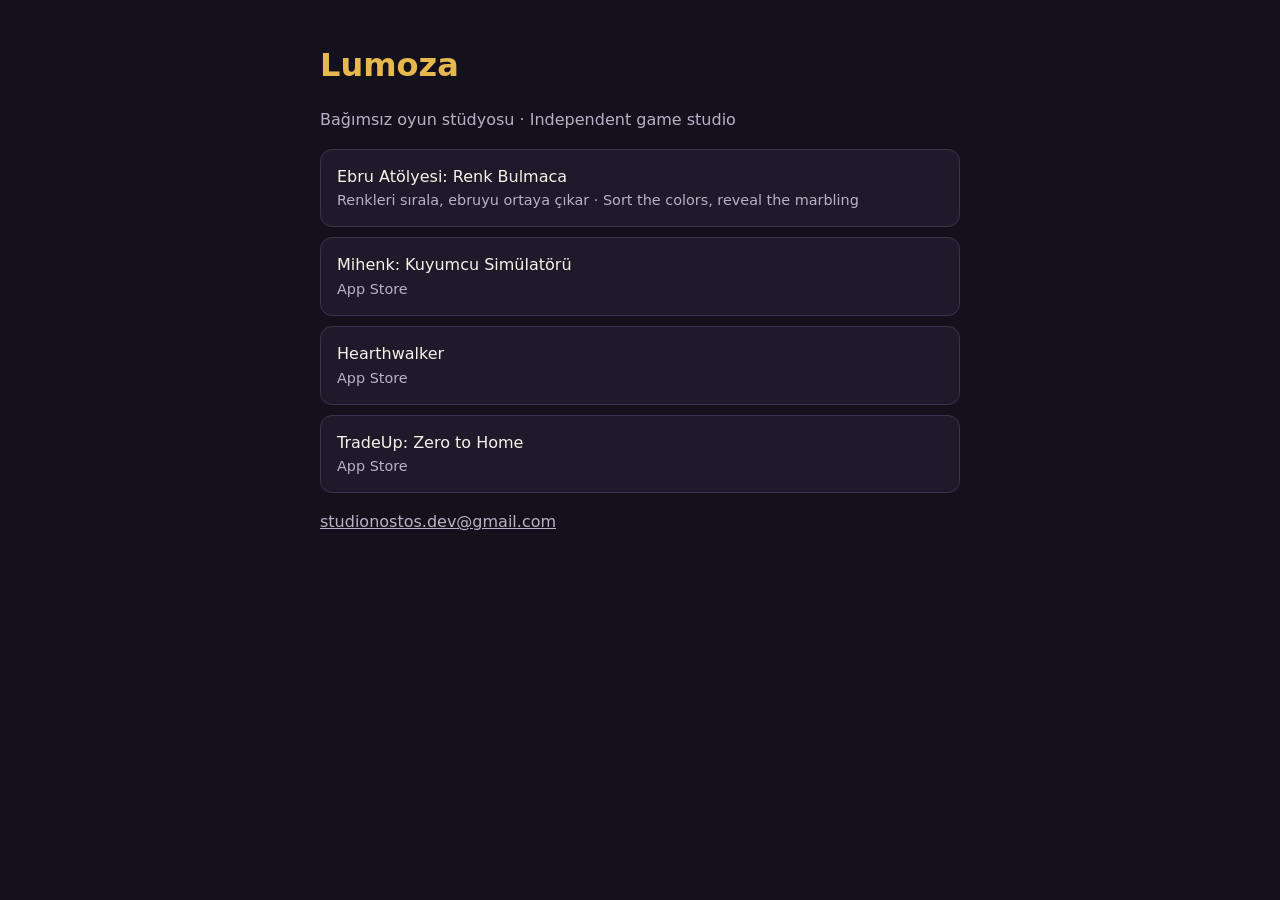
<file: index.html>
<!doctype html>
<html lang="tr">
<head>
<meta charset="utf-8">
<meta name="viewport" content="width=device-width, initial-scale=1">
<title>Lumoza · Games</title>
<meta name="description" content="Lumoza — independent game studio. Ebru Atelier, Mihenk, Hearthwalker, TradeUp.">
<style>
  :root { --bg:#14111c; --ink:#f6f2ea; --muted:#b9b1c7; --gold:#e6b84d; --card:#1e1a2a; }
  body { margin:0; background:var(--bg); color:var(--ink); font:16px/1.6 system-ui,-apple-system,"Segoe UI",Roboto,sans-serif; }
  main { max-width:640px; margin:0 auto; padding:40px 16px 64px; }
  h1 { color:var(--gold); margin:0 0 4px; }
  p { color:var(--muted); }
  ul { list-style:none; padding:0; }
  li { background:var(--card); border:1px solid #3a3350; border-radius:12px; margin:10px 0; }
  li a { display:block; padding:14px 16px; color:var(--ink); text-decoration:none; }
  li span { display:block; color:var(--muted); font-size:.9rem; }
  footer a { color:var(--muted); }
</style>
</head>
<body>
<main>
  <h1>Lumoza</h1>
  <p>Bağımsız oyun stüdyosu · Independent game studio</p>
  <ul>
    <li><a href="ebru/">Ebru Atölyesi: Renk Bulmaca<span>Renkleri sırala, ebruyu ortaya çıkar · Sort the colors, reveal the marbling</span></a></li>
    <li><a href="https://apps.apple.com/app/id6808742428">Mihenk: Kuyumcu Simülatörü<span>App Store</span></a></li>
    <li><a href="https://apps.apple.com/app/id6818167497">Hearthwalker<span>App Store</span></a></li>
    <li><a href="https://apps.apple.com/app/id6811362281">TradeUp: Zero to Home<span>App Store</span></a></li>
  </ul>
  <footer><p><a href="mailto:studionostos.dev@gmail.com">studionostos.dev@gmail.com</a></p></footer>
</main>
</body>
</html>
</file>
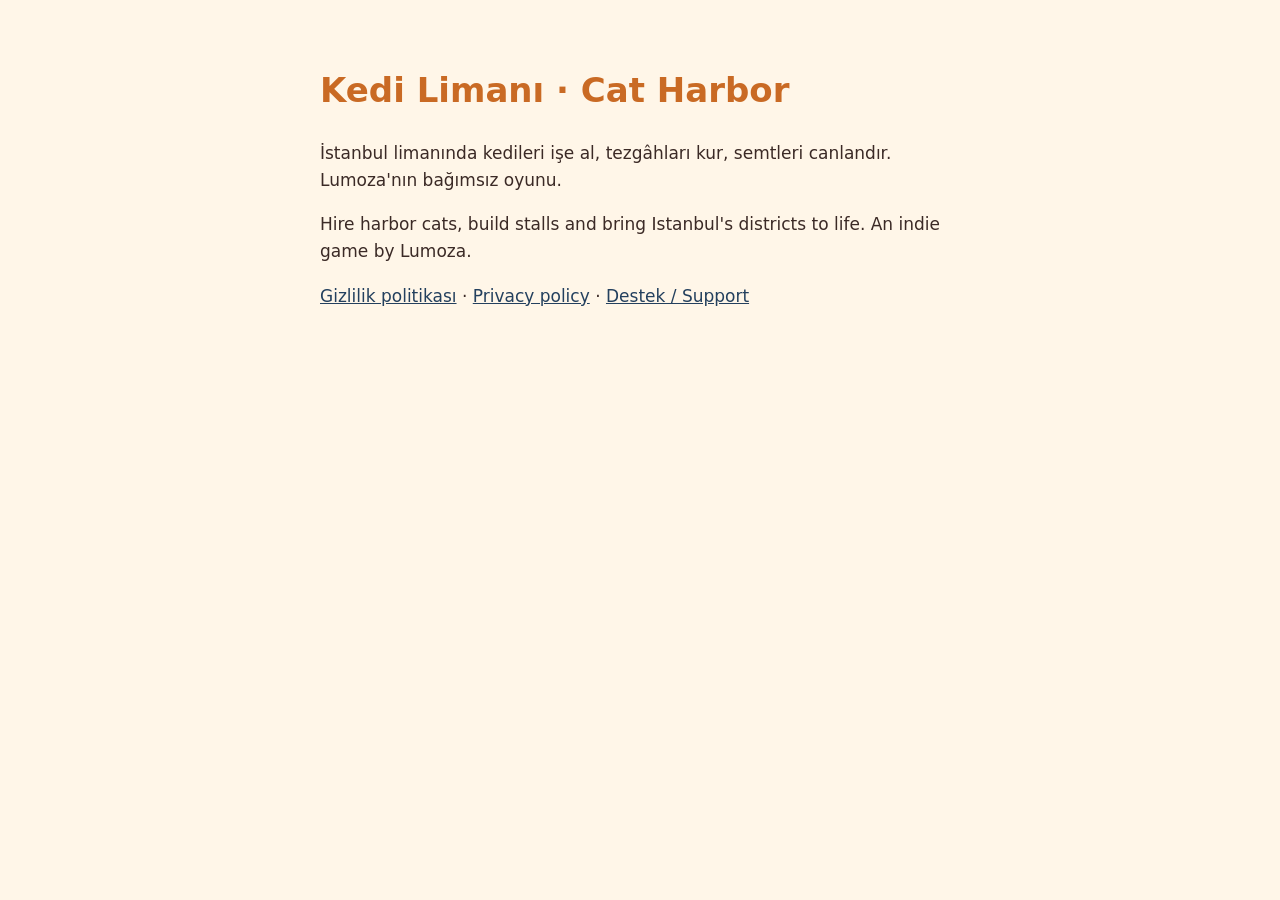
<file: cat-harbor/index.html>
<!doctype html>
<html lang="tr"><head><meta charset="utf-8"><meta name="viewport" content="width=device-width,initial-scale=1">
<title>Kedi Limanı · Cat Harbor</title>
<style>body{margin:0;background:#fff6e8;color:#3b2a26;font:17px/1.6 system-ui,-apple-system,sans-serif}main{max-width:640px;margin:0 auto;padding:40px 16px}h1{color:#c96a24}a{color:#24405e}</style></head>
<body><main><h1>Kedi Limanı · Cat Harbor</h1>
<p>İstanbul limanında kedileri işe al, tezgâhları kur, semtleri canlandır. Lumoza'nın bağımsız oyunu.</p>
<p>Hire harbor cats, build stalls and bring Istanbul's districts to life. An indie game by Lumoza.</p>
<p><a href="privacy-tr.html">Gizlilik politikası</a> · <a href="privacy-en.html">Privacy policy</a> · <a href="mailto:studionostos.dev@gmail.com">Destek / Support</a></p>
</main></body></html>
</file>
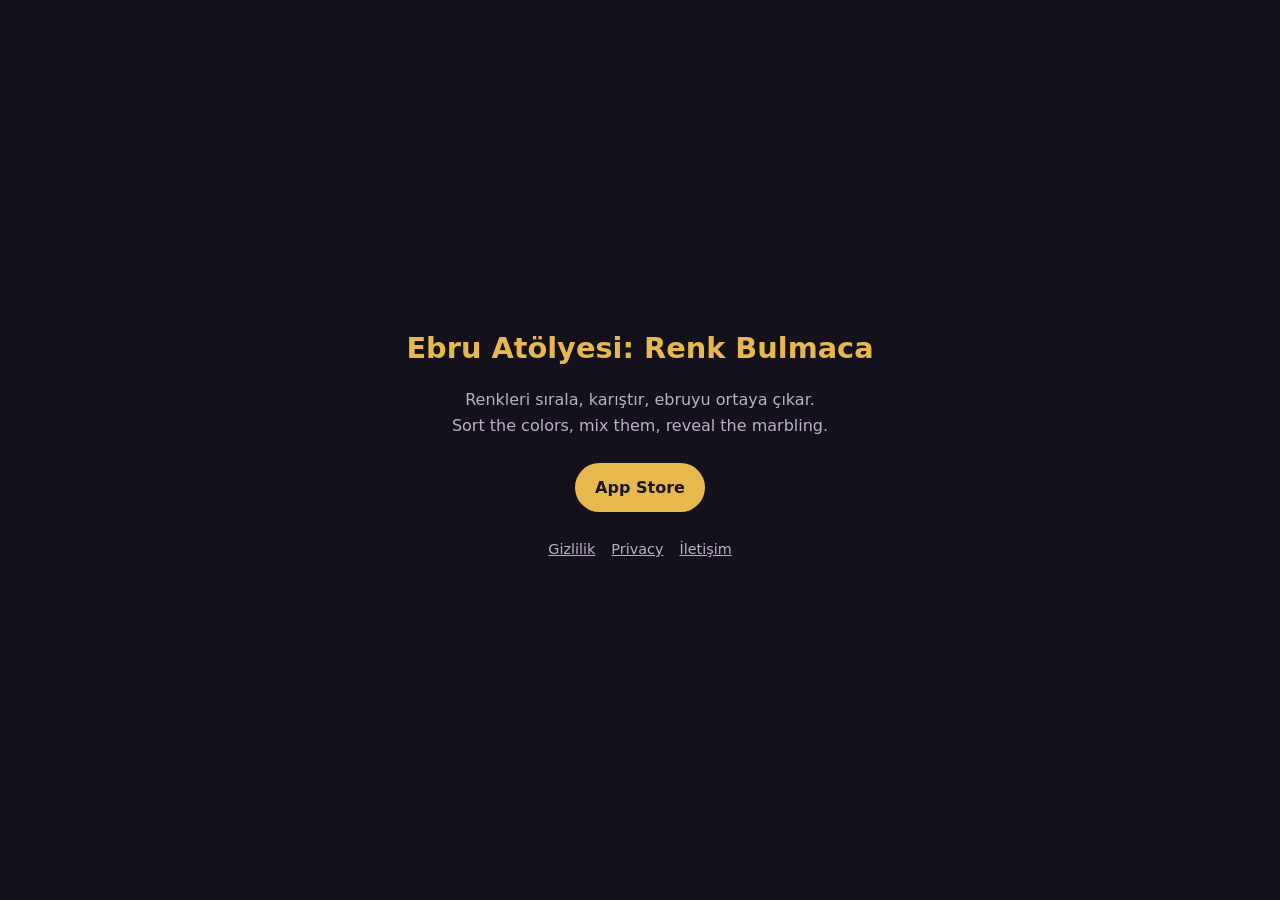
<file: ebru/index.html>
<!doctype html>
<html lang="tr">
<head>
<meta charset="utf-8">
<meta name="viewport" content="width=device-width, initial-scale=1">
<title>Ebru Atölyesi: Renk Bulmaca</title>
<meta name="description" content="Renkleri sırala, karıştır, ebruyu ortaya çıkar. Sort the colors, mix them, reveal the marbling.">
<style>
  :root { --bg:#14111c; --ink:#f6f2ea; --muted:#b9b1c7; --gold:#e6b84d; }
  body { margin:0; min-height:100vh; display:grid; place-items:center; background:var(--bg); color:var(--ink); font:16px/1.6 system-ui,-apple-system,"Segoe UI",Roboto,sans-serif; text-align:center; }
  main { max-width:520px; padding:32px 16px; }
  h1 { color:var(--gold); font-size:1.8rem; margin:.2rem 0; }
  p { color:var(--muted); }
  a.btn { display:inline-block; margin:8px; padding:12px 20px; border-radius:999px; background:var(--gold); color:#191524; font-weight:700; text-decoration:none; }
  footer a { color:var(--muted); margin:0 8px; font-size:.9rem; }
</style>
</head>
<body>
<main>
  <h1>Ebru Atölyesi: Renk Bulmaca</h1>
  <p>Renkleri sırala, karıştır, ebruyu ortaya çıkar.<br>Sort the colors, mix them, reveal the marbling.</p>
  <!-- Paylaşım kartlarındaki bağlantı buraya gelir (SHARE_REDIRECT_URL). -->
  <a class="btn" href="https://apps.apple.com/app/id6832235956">App Store</a>
  <!-- Google Play bağlantısı Android yayınında eklenecek. -->
  <footer><p><a href="privacy-tr.html">Gizlilik</a><a href="privacy-en.html">Privacy</a><a href="mailto:studionostos.dev@gmail.com">İletişim</a></p></footer>
</main>
</body>
</html>
</file>
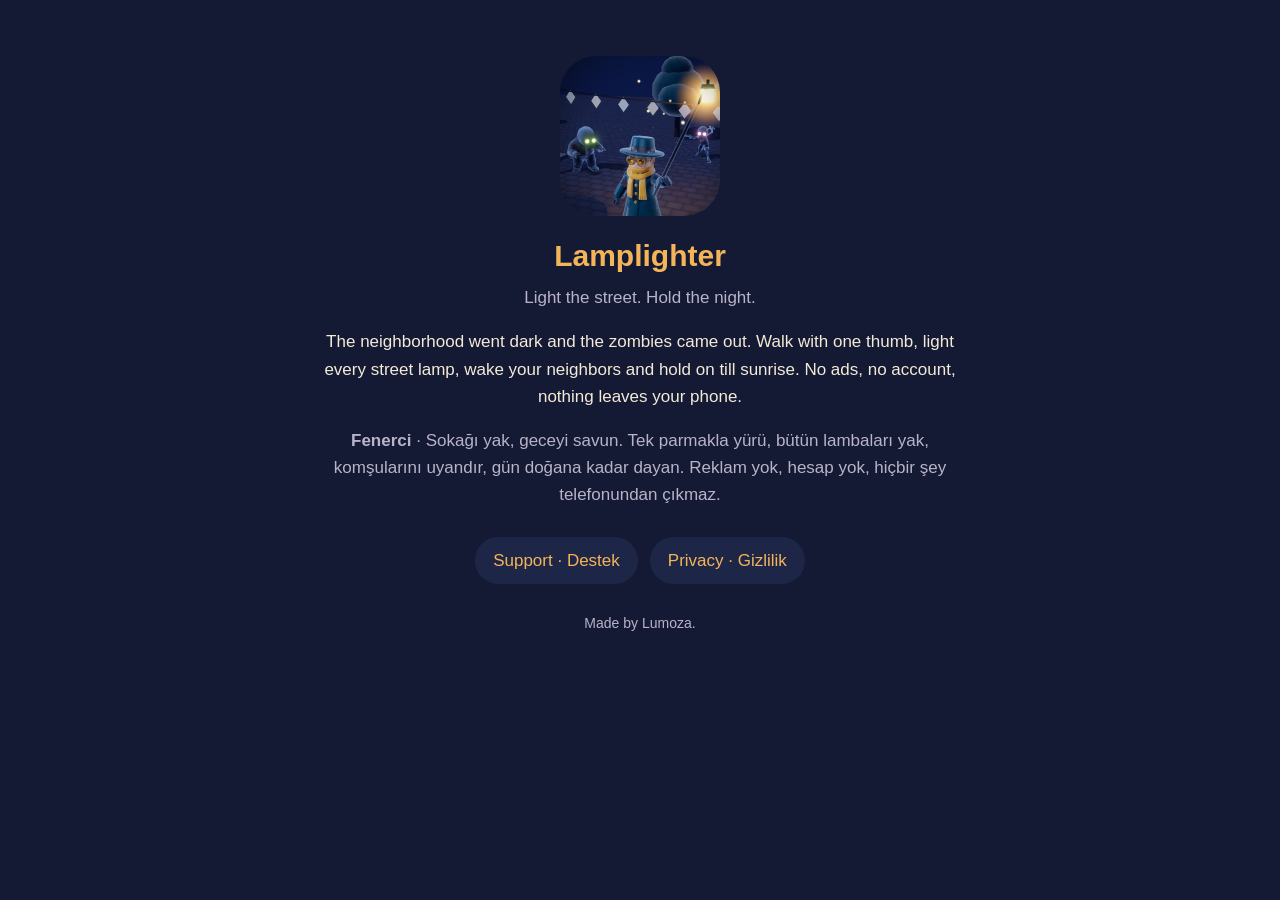
<file: lamplighter/index.html>
<!doctype html>
<html lang="en">
<head>
<meta charset="utf-8">
<meta name="viewport" content="width=device-width, initial-scale=1">
<title>Lamplighter</title>
<link rel="stylesheet" href="style.css">
<link rel="icon" href="icon.png">
</head>
<body>
<main class="home">
<img class="icon" src="icon.png" alt="Lamplighter app icon" width="160" height="160">
<h1>Lamplighter</h1>
<p class="tag">Light the street. Hold the night.</p>
<p>The neighborhood went dark and the zombies came out. Walk with one thumb, light every street lamp, wake your neighbors and hold on till sunrise. No ads, no account, nothing leaves your phone.</p>
<p lang="tr" class="tr"><strong>Fenerci</strong> · Sokağı yak, geceyi savun. Tek parmakla yürü, bütün lambaları yak, komşularını uyandır, gün doğana kadar dayan. Reklam yok, hesap yok, hiçbir şey telefonundan çıkmaz.</p>
<nav>
<a href="support.html">Support · Destek</a>
<a href="privacy.html">Privacy · Gizlilik</a>
</nav>
<p class="small">Made by Lumoza.</p>
</main>
</body>
</html>
</file>
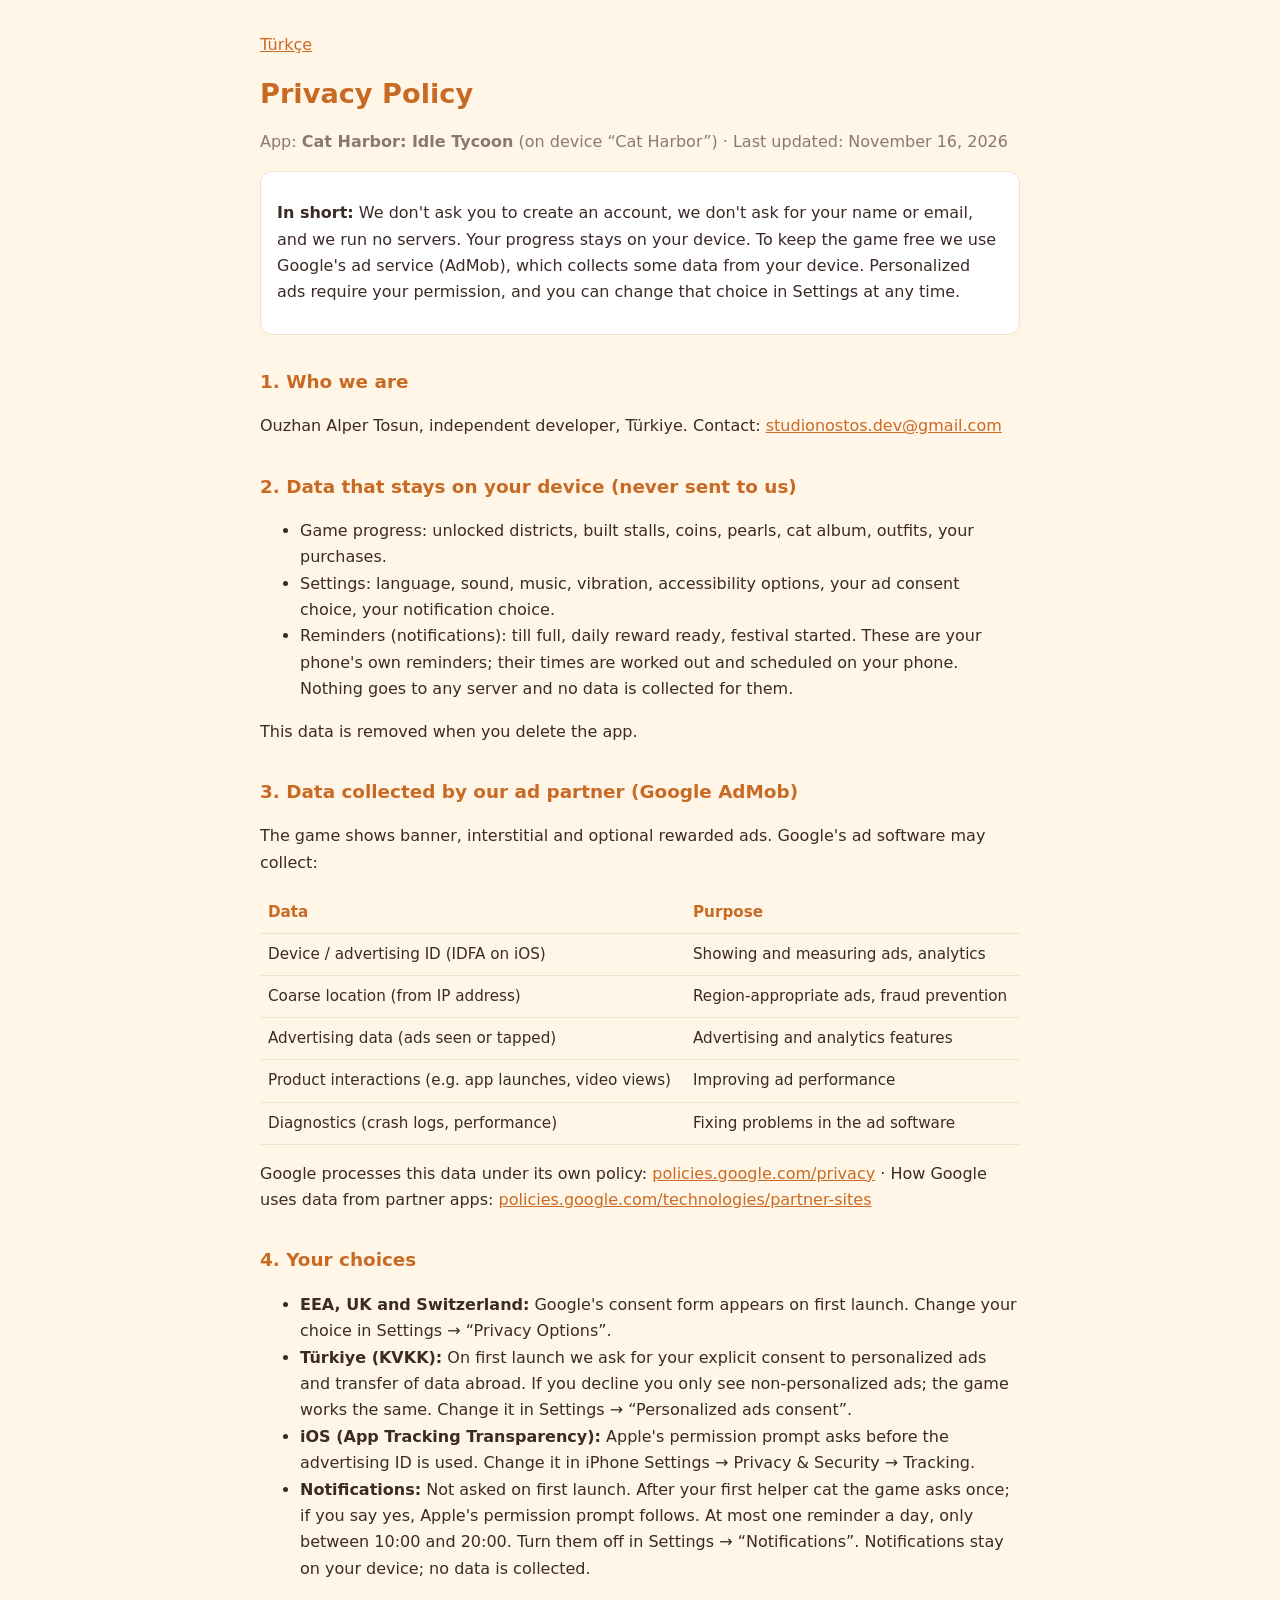
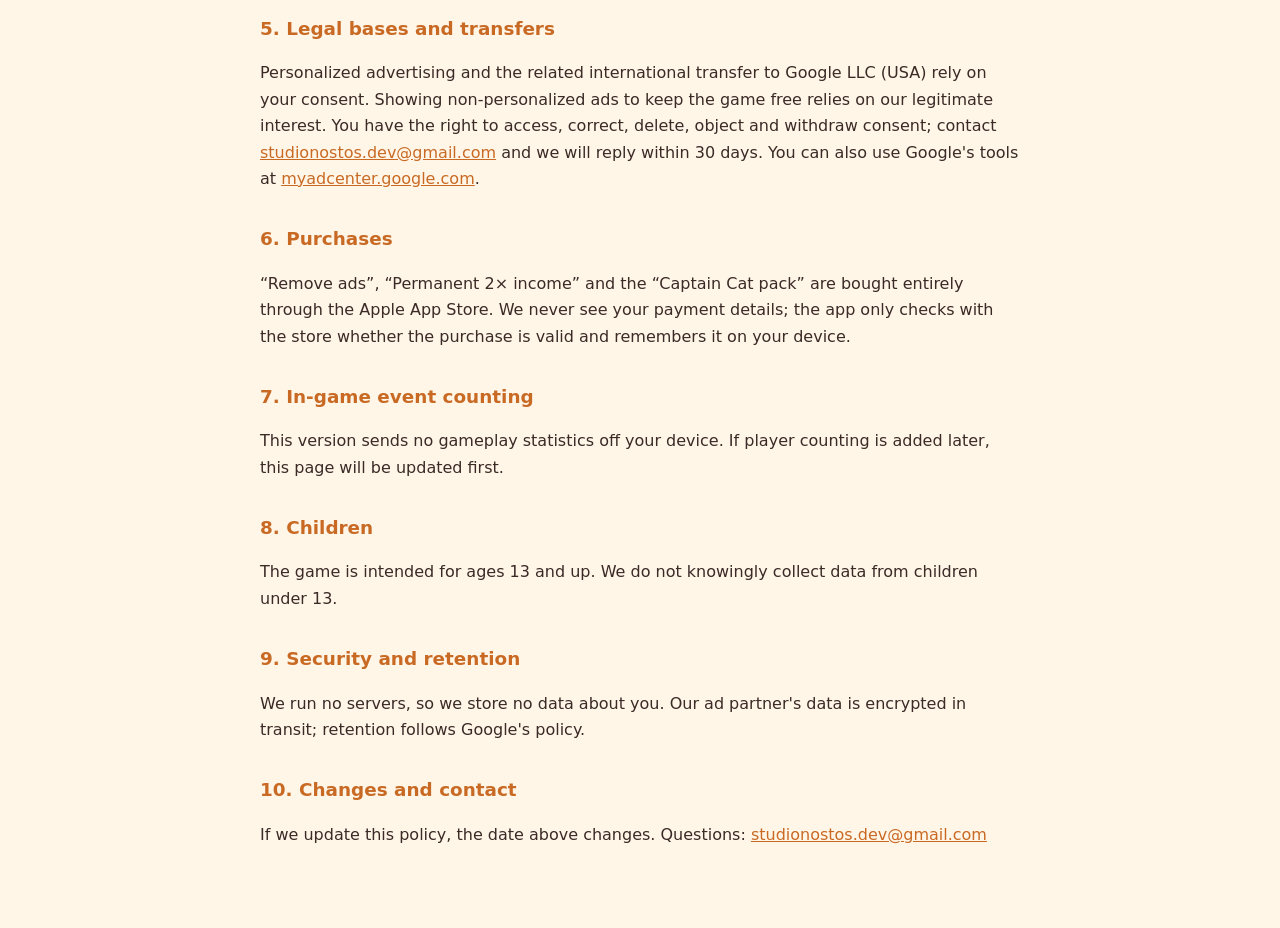
<file: cat-harbor/privacy-en.html>
<!doctype html>
<html lang="en">
<head>
<meta charset="utf-8">
<meta name="viewport" content="width=device-width, initial-scale=1">
<title>Privacy Policy · Cat Harbor</title>
<style>
  :root { --bg:#fff6e8; --card:#ffffff; --ink:#3b2a26; --muted:#8a7a6e; --gold:#c96a24; }
  body { margin:0; background:var(--bg); color:var(--ink); font:16px/1.65 system-ui,-apple-system,"Segoe UI",Roboto,sans-serif; }
  main { max-width:760px; margin:0 auto; padding:32px 16px 64px; }
  h1 { color:var(--gold); font-size:1.7rem; line-height:1.25; }
  h2 { color:var(--gold); font-size:1.15rem; margin-top:2rem; }
  p, li { color:var(--ink); } .muted { color:var(--muted); }
  a { color:var(--gold); }
  table { width:100%; border-collapse:collapse; margin:1rem 0; font-size:.95rem; }
  th, td { text-align:left; vertical-align:top; padding:8px; border-bottom:1px solid #f1e2c8; }
  th { color:var(--gold); font-weight:600; }
  .card { background:var(--card); border:1px solid #f1e2c8; border-radius:12px; padding:12px 16px; }
  nav { margin-bottom:1rem; }
</style>
</head>
<body>
<main>
<nav><a href="privacy-tr.html">Türkçe</a></nav>
<h1>Privacy Policy</h1>
<p class="muted">App: <strong>Cat Harbor: Idle Tycoon</strong> (on device “Cat Harbor”) · Last updated: November 16, 2026</p>

<div class="card">
<p><strong>In short:</strong> We don't ask you to create an account, we don't ask for your name or email, and we run no servers. Your progress stays on your device. To keep the game free we use Google's ad service (AdMob), which collects some data from your device. Personalized ads require your permission, and you can change that choice in Settings at any time.</p>
</div>

<h2>1. Who we are</h2>
<p>Ouzhan Alper Tosun, independent developer, Türkiye. Contact: <a href="mailto:studionostos.dev@gmail.com">studionostos.dev@gmail.com</a></p>

<h2>2. Data that stays on your device (never sent to us)</h2>
<ul>
  <li>Game progress: unlocked districts, built stalls, coins, pearls, cat album, outfits, your purchases.</li>
  <li>Settings: language, sound, music, vibration, accessibility options, your ad consent choice, your notification choice.</li>
  <li>Reminders (notifications): till full, daily reward ready, festival started. These are your phone's own reminders; their times are worked out and scheduled on your phone. Nothing goes to any server and no data is collected for them.</li>
</ul>
<p>This data is removed when you delete the app.</p>

<h2>3. Data collected by our ad partner (Google AdMob)</h2>
<p>The game shows banner, interstitial and optional rewarded ads. Google's ad software may collect:</p>
<table>
  <tr><th>Data</th><th>Purpose</th></tr>
  <tr><td>Device / advertising ID (IDFA on iOS)</td><td>Showing and measuring ads, analytics</td></tr>
  <tr><td>Coarse location (from IP address)</td><td>Region-appropriate ads, fraud prevention</td></tr>
  <tr><td>Advertising data (ads seen or tapped)</td><td>Advertising and analytics features</td></tr>
  <tr><td>Product interactions (e.g. app launches, video views)</td><td>Improving ad performance</td></tr>
  <tr><td>Diagnostics (crash logs, performance)</td><td>Fixing problems in the ad software</td></tr>
</table>
<p>Google processes this data under its own policy: <a href="https://policies.google.com/privacy">policies.google.com/privacy</a> · How Google uses data from partner apps: <a href="https://policies.google.com/technologies/partner-sites">policies.google.com/technologies/partner-sites</a></p>

<h2>4. Your choices</h2>
<ul>
  <li><strong>EEA, UK and Switzerland:</strong> Google's consent form appears on first launch. Change your choice in Settings → “Privacy Options”.</li>
  <li><strong>Türkiye (KVKK):</strong> On first launch we ask for your explicit consent to personalized ads and transfer of data abroad. If you decline you only see non-personalized ads; the game works the same. Change it in Settings → “Personalized ads consent”.</li>
  <li><strong>iOS (App Tracking Transparency):</strong> Apple's permission prompt asks before the advertising ID is used. Change it in iPhone Settings → Privacy &amp; Security → Tracking.</li>
  <li><strong>Notifications:</strong> Not asked on first launch. After your first helper cat the game asks once; if you say yes, Apple's permission prompt follows. At most one reminder a day, only between 10:00 and 20:00. Turn them off in Settings → “Notifications”. Notifications stay on your device; no data is collected.</li>
</ul>

<h2>5. Legal bases and transfers</h2>
<p>Personalized advertising and the related international transfer to Google LLC (USA) rely on your consent. Showing non-personalized ads to keep the game free relies on our legitimate interest. You have the right to access, correct, delete, object and withdraw consent; contact <a href="mailto:studionostos.dev@gmail.com">studionostos.dev@gmail.com</a> and we will reply within 30 days. You can also use Google's tools at <a href="https://myadcenter.google.com/">myadcenter.google.com</a>.</p>

<h2>6. Purchases</h2>
<p>“Remove ads”, “Permanent 2× income” and the “Captain Cat pack” are bought entirely through the Apple App Store. We never see your payment details; the app only checks with the store whether the purchase is valid and remembers it on your device.</p>

<h2>7. In-game event counting</h2>
<p>This version sends no gameplay statistics off your device. If player counting is added later, this page will be updated first.</p>
<h2>8. Children</h2>
<p>The game is intended for ages 13 and up. We do not knowingly collect data from children under 13.</p>

<h2>9. Security and retention</h2>
<p>We run no servers, so we store no data about you. Our ad partner's data is encrypted in transit; retention follows Google's policy.</p>

<h2>10. Changes and contact</h2>
<p>If we update this policy, the date above changes. Questions: <a href="mailto:studionostos.dev@gmail.com">studionostos.dev@gmail.com</a></p>
</main>
</body>
</html>
</file>
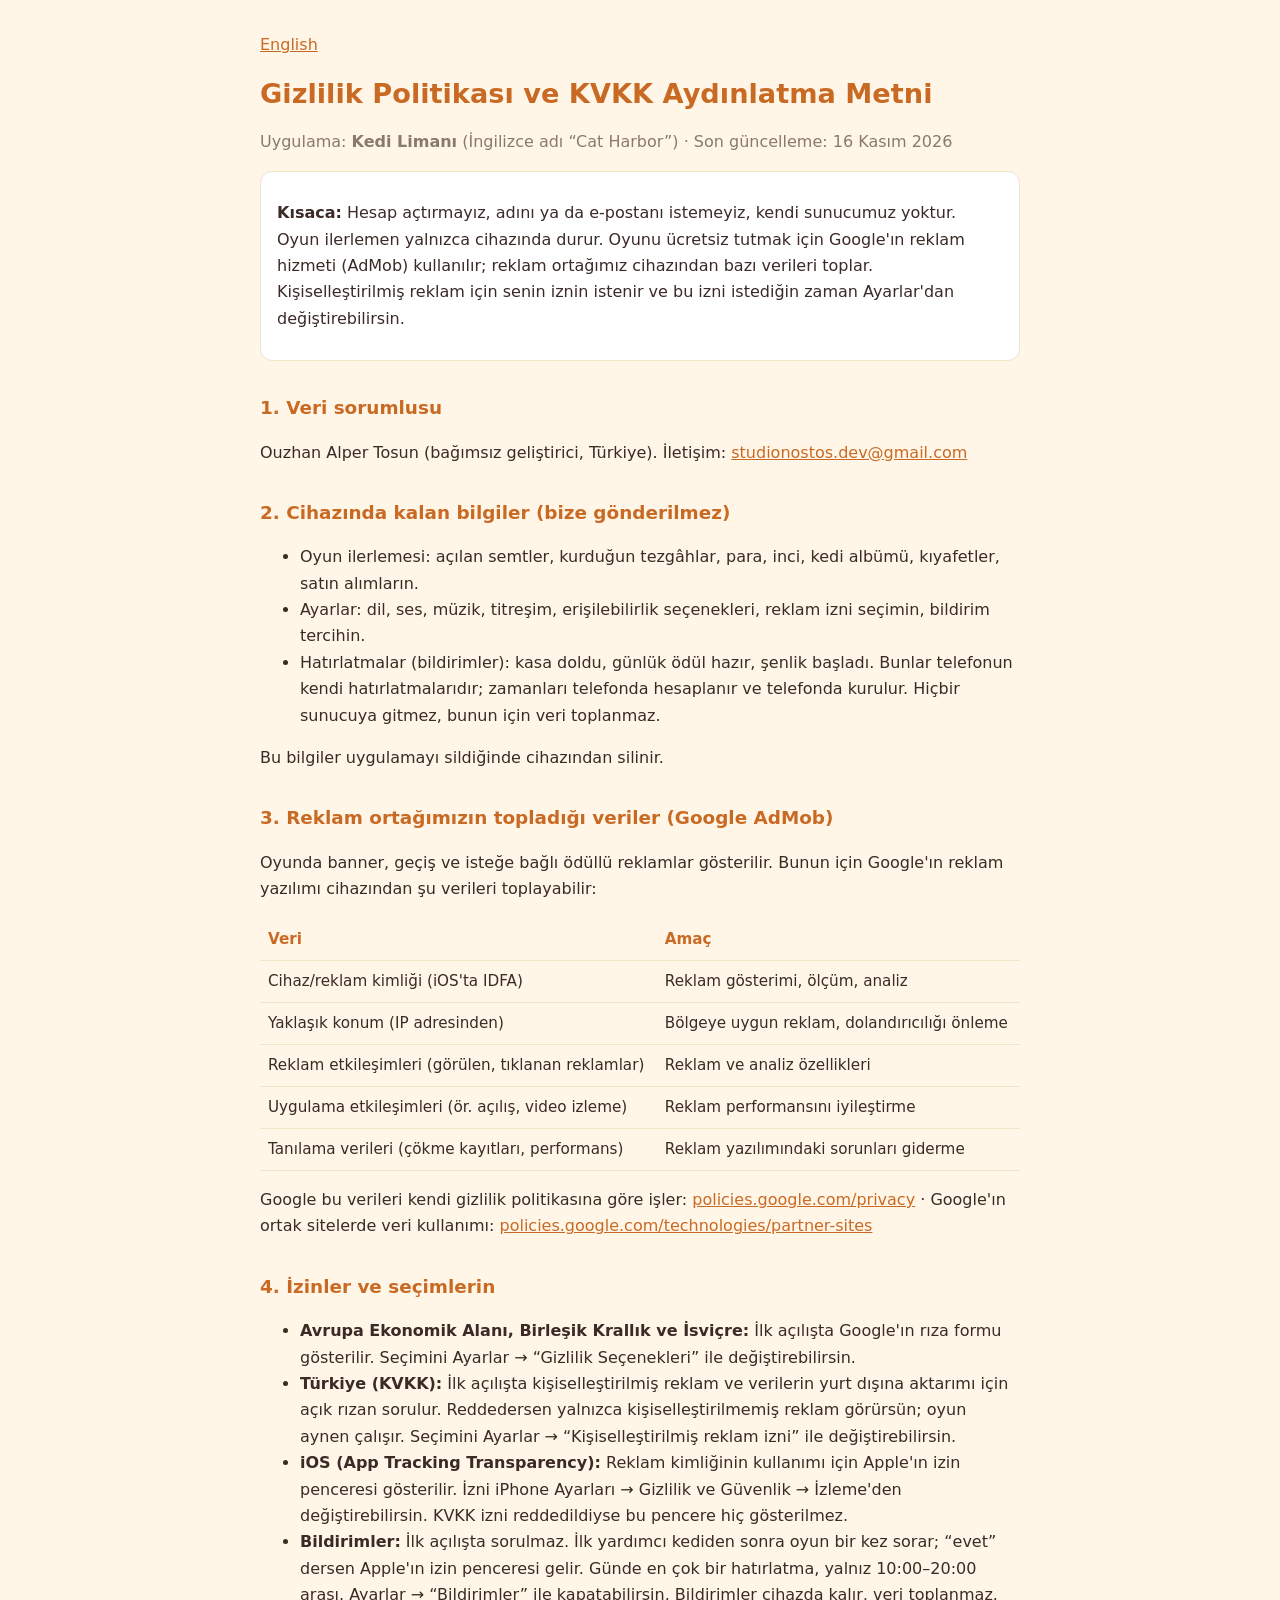
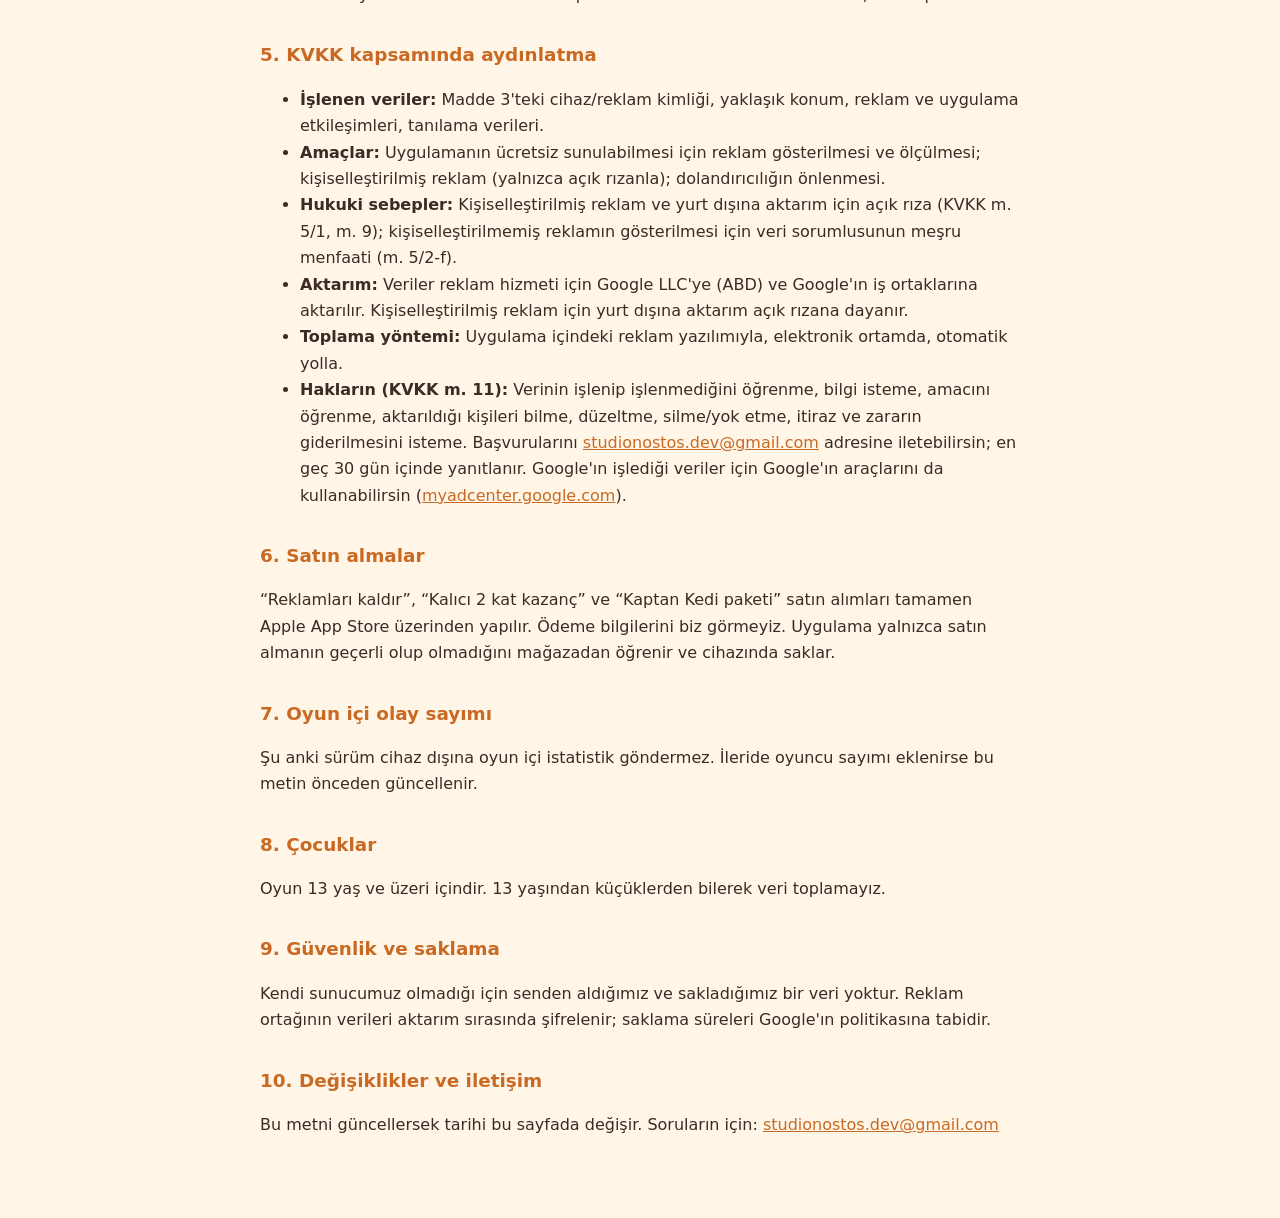
<file: cat-harbor/privacy-tr.html>
<!doctype html>
<html lang="tr">
<head>
<meta charset="utf-8">
<meta name="viewport" content="width=device-width, initial-scale=1">
<title>Gizlilik Politikası ve KVKK Aydınlatma Metni · Kedi Limanı</title>
<style>
  :root { --bg:#fff6e8; --card:#ffffff; --ink:#3b2a26; --muted:#8a7a6e; --gold:#c96a24; }
  body { margin:0; background:var(--bg); color:var(--ink); font:16px/1.65 system-ui,-apple-system,"Segoe UI",Roboto,sans-serif; }
  main { max-width:760px; margin:0 auto; padding:32px 16px 64px; }
  h1 { color:var(--gold); font-size:1.7rem; line-height:1.25; }
  h2 { color:var(--gold); font-size:1.15rem; margin-top:2rem; }
  p, li { color:var(--ink); } small, .muted { color:var(--muted); }
  a { color:var(--gold); }
  table { width:100%; border-collapse:collapse; margin:1rem 0; font-size:.95rem; }
  th, td { text-align:left; vertical-align:top; padding:8px; border-bottom:1px solid #f1e2c8; }
  th { color:var(--gold); font-weight:600; }
  .card { background:var(--card); border:1px solid #f1e2c8; border-radius:12px; padding:12px 16px; }
  nav { margin-bottom:1rem; }
</style>
</head>
<body>
<main>
<nav><a href="privacy-en.html">English</a></nav>
<h1>Gizlilik Politikası ve KVKK Aydınlatma Metni</h1>
<p class="muted">Uygulama: <strong>Kedi Limanı</strong> (İngilizce adı “Cat Harbor”) · Son güncelleme: 16 Kasım 2026</p>

<div class="card">
<p><strong>Kısaca:</strong> Hesap açtırmayız, adını ya da e-postanı istemeyiz, kendi sunucumuz yoktur. Oyun ilerlemen yalnızca cihazında durur. Oyunu ücretsiz tutmak için Google'ın reklam hizmeti (AdMob) kullanılır; reklam ortağımız cihazından bazı verileri toplar. Kişiselleştirilmiş reklam için senin iznin istenir ve bu izni istediğin zaman Ayarlar'dan değiştirebilirsin.</p>
</div>

<h2>1. Veri sorumlusu</h2>
<p>Ouzhan Alper Tosun (bağımsız geliştirici, Türkiye). İletişim: <a href="mailto:studionostos.dev@gmail.com">studionostos.dev@gmail.com</a></p>

<h2>2. Cihazında kalan bilgiler (bize gönderilmez)</h2>
<ul>
  <li>Oyun ilerlemesi: açılan semtler, kurduğun tezgâhlar, para, inci, kedi albümü, kıyafetler, satın alımların.</li>
  <li>Ayarlar: dil, ses, müzik, titreşim, erişilebilirlik seçenekleri, reklam izni seçimin, bildirim tercihin.</li>
  <li>Hatırlatmalar (bildirimler): kasa doldu, günlük ödül hazır, şenlik başladı. Bunlar telefonun kendi hatırlatmalarıdır; zamanları telefonda hesaplanır ve telefonda kurulur. Hiçbir sunucuya gitmez, bunun için veri toplanmaz.</li>
</ul>
<p>Bu bilgiler uygulamayı sildiğinde cihazından silinir.</p>

<h2>3. Reklam ortağımızın topladığı veriler (Google AdMob)</h2>
<p>Oyunda banner, geçiş ve isteğe bağlı ödüllü reklamlar gösterilir. Bunun için Google'ın reklam yazılımı cihazından şu verileri toplayabilir:</p>
<table>
  <tr><th>Veri</th><th>Amaç</th></tr>
  <tr><td>Cihaz/reklam kimliği (iOS'ta IDFA)</td><td>Reklam gösterimi, ölçüm, analiz</td></tr>
  <tr><td>Yaklaşık konum (IP adresinden)</td><td>Bölgeye uygun reklam, dolandırıcılığı önleme</td></tr>
  <tr><td>Reklam etkileşimleri (görülen, tıklanan reklamlar)</td><td>Reklam ve analiz özellikleri</td></tr>
  <tr><td>Uygulama etkileşimleri (ör. açılış, video izleme)</td><td>Reklam performansını iyileştirme</td></tr>
  <tr><td>Tanılama verileri (çökme kayıtları, performans)</td><td>Reklam yazılımındaki sorunları giderme</td></tr>
</table>
<p>Google bu verileri kendi gizlilik politikasına göre işler: <a href="https://policies.google.com/privacy?hl=tr">policies.google.com/privacy</a> · Google'ın ortak sitelerde veri kullanımı: <a href="https://policies.google.com/technologies/partner-sites?hl=tr">policies.google.com/technologies/partner-sites</a></p>

<h2>4. İzinler ve seçimlerin</h2>
<ul>
  <li><strong>Avrupa Ekonomik Alanı, Birleşik Krallık ve İsviçre:</strong> İlk açılışta Google'ın rıza formu gösterilir. Seçimini Ayarlar → “Gizlilik Seçenekleri” ile değiştirebilirsin.</li>
  <li><strong>Türkiye (KVKK):</strong> İlk açılışta kişiselleştirilmiş reklam ve verilerin yurt dışına aktarımı için açık rızan sorulur. Reddedersen yalnızca kişiselleştirilmemiş reklam görürsün; oyun aynen çalışır. Seçimini Ayarlar → “Kişiselleştirilmiş reklam izni” ile değiştirebilirsin.</li>
  <li><strong>iOS (App Tracking Transparency):</strong> Reklam kimliğinin kullanımı için Apple'ın izin penceresi gösterilir. İzni iPhone Ayarları → Gizlilik ve Güvenlik → İzleme'den değiştirebilirsin. KVKK izni reddedildiyse bu pencere hiç gösterilmez.</li>
  <li><strong>Bildirimler:</strong> İlk açılışta sorulmaz. İlk yardımcı kediden sonra oyun bir kez sorar; “evet” dersen Apple'ın izin penceresi gelir. Günde en çok bir hatırlatma, yalnız 10:00–20:00 arası. Ayarlar → “Bildirimler” ile kapatabilirsin. Bildirimler cihazda kalır, veri toplanmaz.</li>
</ul>

<h2>5. KVKK kapsamında aydınlatma</h2>
<ul>
  <li><strong>İşlenen veriler:</strong> Madde 3'teki cihaz/reklam kimliği, yaklaşık konum, reklam ve uygulama etkileşimleri, tanılama verileri.</li>
  <li><strong>Amaçlar:</strong> Uygulamanın ücretsiz sunulabilmesi için reklam gösterilmesi ve ölçülmesi; kişiselleştirilmiş reklam (yalnızca açık rızanla); dolandırıcılığın önlenmesi.</li>
  <li><strong>Hukuki sebepler:</strong> Kişiselleştirilmiş reklam ve yurt dışına aktarım için açık rıza (KVKK m. 5/1, m. 9); kişiselleştirilmemiş reklamın gösterilmesi için veri sorumlusunun meşru menfaati (m. 5/2-f).</li>
  <li><strong>Aktarım:</strong> Veriler reklam hizmeti için Google LLC'ye (ABD) ve Google'ın iş ortaklarına aktarılır. Kişiselleştirilmiş reklam için yurt dışına aktarım açık rızana dayanır.</li>
  <li><strong>Toplama yöntemi:</strong> Uygulama içindeki reklam yazılımıyla, elektronik ortamda, otomatik yolla.</li>
  <li><strong>Hakların (KVKK m. 11):</strong> Verinin işlenip işlenmediğini öğrenme, bilgi isteme, amacını öğrenme, aktarıldığı kişileri bilme, düzeltme, silme/yok etme, itiraz ve zararın giderilmesini isteme. Başvurularını <a href="mailto:studionostos.dev@gmail.com">studionostos.dev@gmail.com</a> adresine iletebilirsin; en geç 30 gün içinde yanıtlanır. Google'ın işlediği veriler için Google'ın araçlarını da kullanabilirsin (<a href="https://myadcenter.google.com/">myadcenter.google.com</a>).</li>
</ul>

<h2>6. Satın almalar</h2>
<p>“Reklamları kaldır”, “Kalıcı 2 kat kazanç” ve “Kaptan Kedi paketi” satın alımları tamamen Apple App Store üzerinden yapılır. Ödeme bilgilerini biz görmeyiz. Uygulama yalnızca satın almanın geçerli olup olmadığını mağazadan öğrenir ve cihazında saklar.</p>

<h2>7. Oyun içi olay sayımı</h2>
<p>Şu anki sürüm cihaz dışına oyun içi istatistik göndermez. İleride oyuncu sayımı eklenirse bu metin önceden güncellenir.</p>
<h2>8. Çocuklar</h2>
<p>Oyun 13 yaş ve üzeri içindir. 13 yaşından küçüklerden bilerek veri toplamayız.</p>

<h2>9. Güvenlik ve saklama</h2>
<p>Kendi sunucumuz olmadığı için senden aldığımız ve sakladığımız bir veri yoktur. Reklam ortağının verileri aktarım sırasında şifrelenir; saklama süreleri Google'ın politikasına tabidir.</p>

<h2>10. Değişiklikler ve iletişim</h2>
<p>Bu metni güncellersek tarihi bu sayfada değişir. Soruların için: <a href="mailto:studionostos.dev@gmail.com">studionostos.dev@gmail.com</a></p>
</main>
</body>
</html>
</file>
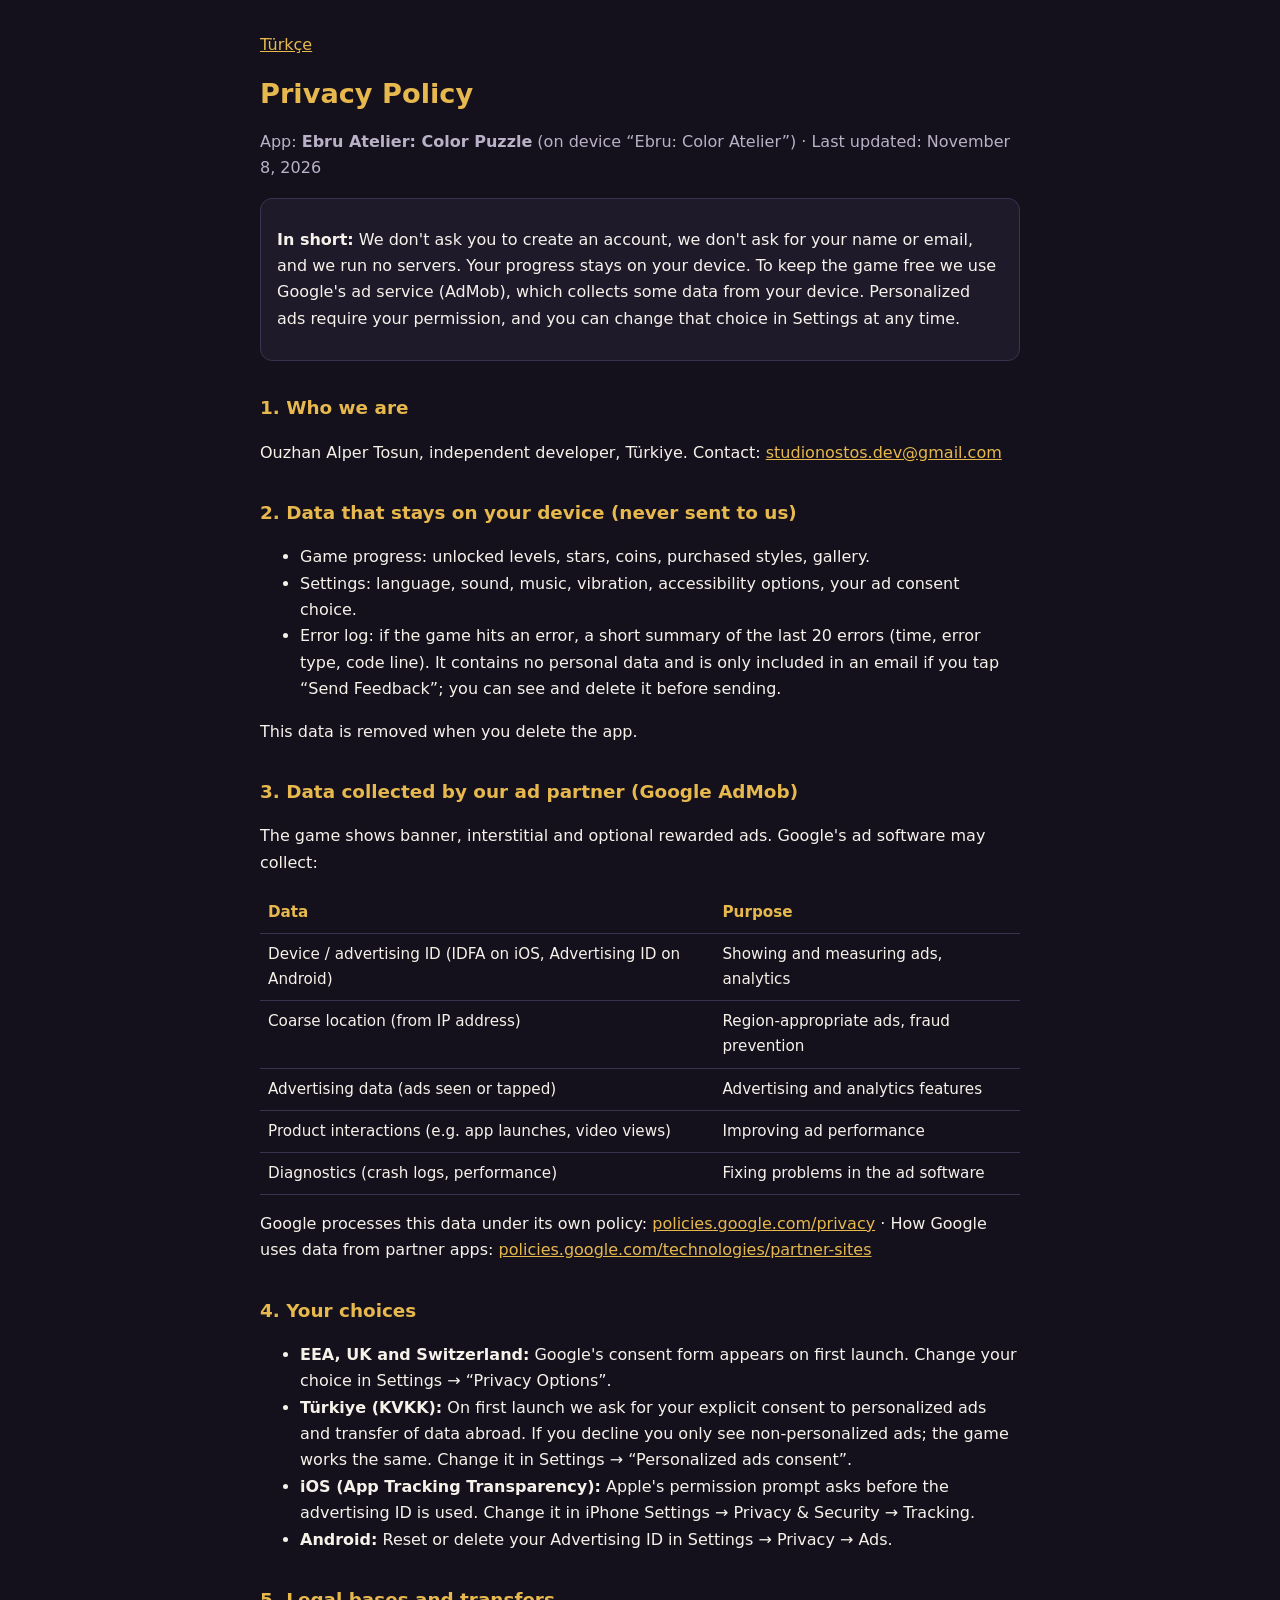
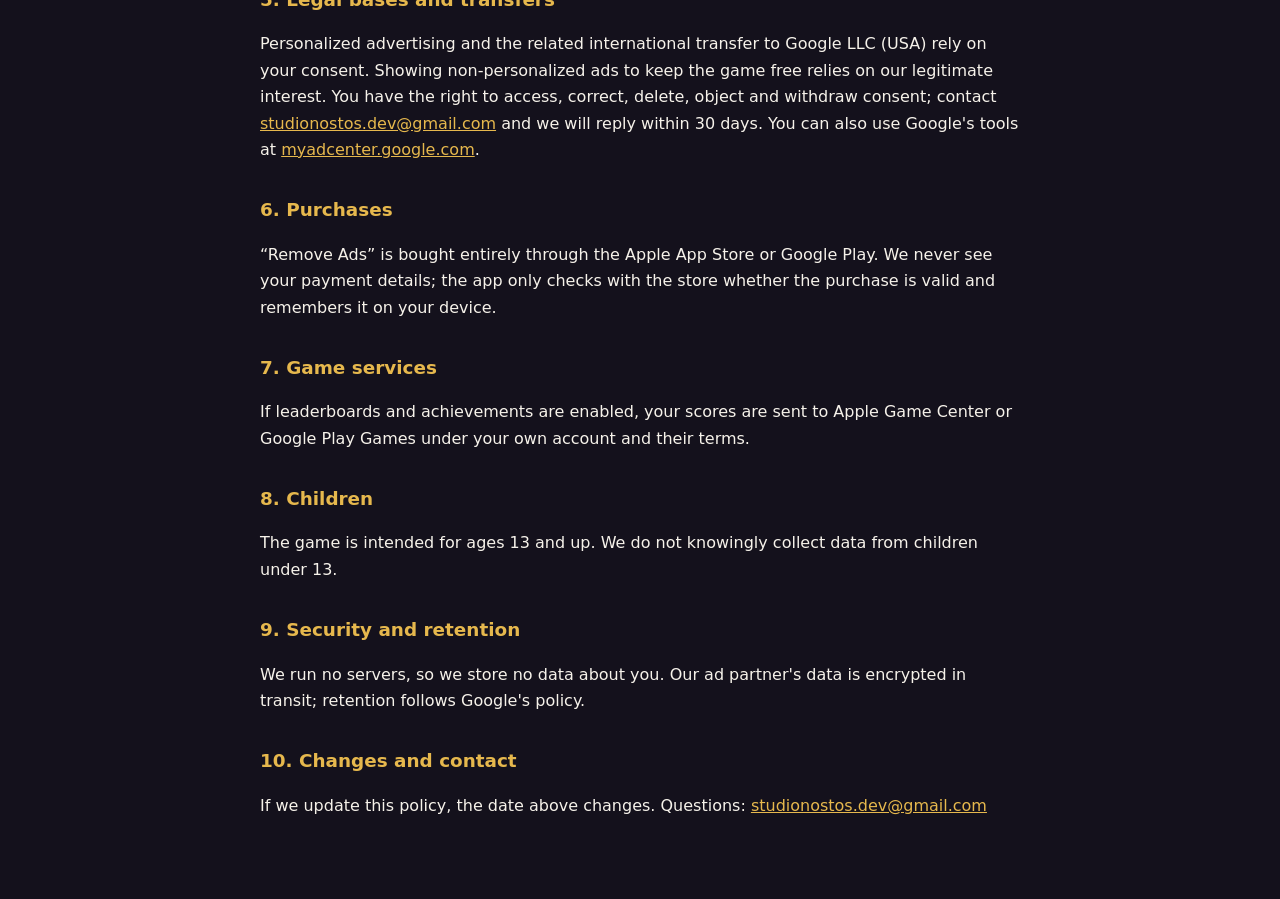
<file: ebru/privacy-en.html>
<!doctype html>
<html lang="en">
<head>
<meta charset="utf-8">
<meta name="viewport" content="width=device-width, initial-scale=1">
<title>Privacy Policy · Ebru Atelier</title>
<style>
  :root { --bg:#14111c; --card:#1e1a2a; --ink:#f6f2ea; --muted:#b9b1c7; --gold:#e6b84d; }
  body { margin:0; background:var(--bg); color:var(--ink); font:16px/1.65 system-ui,-apple-system,"Segoe UI",Roboto,sans-serif; }
  main { max-width:760px; margin:0 auto; padding:32px 16px 64px; }
  h1 { color:var(--gold); font-size:1.7rem; line-height:1.25; }
  h2 { color:var(--gold); font-size:1.15rem; margin-top:2rem; }
  p, li { color:var(--ink); } .muted { color:var(--muted); }
  a { color:var(--gold); }
  table { width:100%; border-collapse:collapse; margin:1rem 0; font-size:.95rem; }
  th, td { text-align:left; vertical-align:top; padding:8px; border-bottom:1px solid #3a3350; }
  th { color:var(--gold); font-weight:600; }
  .card { background:var(--card); border:1px solid #3a3350; border-radius:12px; padding:12px 16px; }
  nav { margin-bottom:1rem; }
</style>
</head>
<body>
<main>
<nav><a href="privacy-tr.html">Türkçe</a></nav>
<h1>Privacy Policy</h1>
<p class="muted">App: <strong>Ebru Atelier: Color Puzzle</strong> (on device “Ebru: Color Atelier”) · Last updated: November 8, 2026</p>

<div class="card">
<p><strong>In short:</strong> We don't ask you to create an account, we don't ask for your name or email, and we run no servers. Your progress stays on your device. To keep the game free we use Google's ad service (AdMob), which collects some data from your device. Personalized ads require your permission, and you can change that choice in Settings at any time.</p>
</div>

<h2>1. Who we are</h2>
<p>Ouzhan Alper Tosun, independent developer, Türkiye. Contact: <a href="mailto:studionostos.dev@gmail.com">studionostos.dev@gmail.com</a></p>

<h2>2. Data that stays on your device (never sent to us)</h2>
<ul>
  <li>Game progress: unlocked levels, stars, coins, purchased styles, gallery.</li>
  <li>Settings: language, sound, music, vibration, accessibility options, your ad consent choice.</li>
  <li>Error log: if the game hits an error, a short summary of the last 20 errors (time, error type, code line). It contains no personal data and is only included in an email if you tap “Send Feedback”; you can see and delete it before sending.</li>
</ul>
<p>This data is removed when you delete the app.</p>

<h2>3. Data collected by our ad partner (Google AdMob)</h2>
<p>The game shows banner, interstitial and optional rewarded ads. Google's ad software may collect:</p>
<table>
  <tr><th>Data</th><th>Purpose</th></tr>
  <tr><td>Device / advertising ID (IDFA on iOS, Advertising ID on Android)</td><td>Showing and measuring ads, analytics</td></tr>
  <tr><td>Coarse location (from IP address)</td><td>Region-appropriate ads, fraud prevention</td></tr>
  <tr><td>Advertising data (ads seen or tapped)</td><td>Advertising and analytics features</td></tr>
  <tr><td>Product interactions (e.g. app launches, video views)</td><td>Improving ad performance</td></tr>
  <tr><td>Diagnostics (crash logs, performance)</td><td>Fixing problems in the ad software</td></tr>
</table>
<p>Google processes this data under its own policy: <a href="https://policies.google.com/privacy">policies.google.com/privacy</a> · How Google uses data from partner apps: <a href="https://policies.google.com/technologies/partner-sites">policies.google.com/technologies/partner-sites</a></p>

<h2>4. Your choices</h2>
<ul>
  <li><strong>EEA, UK and Switzerland:</strong> Google's consent form appears on first launch. Change your choice in Settings → “Privacy Options”.</li>
  <li><strong>Türkiye (KVKK):</strong> On first launch we ask for your explicit consent to personalized ads and transfer of data abroad. If you decline you only see non-personalized ads; the game works the same. Change it in Settings → “Personalized ads consent”.</li>
  <li><strong>iOS (App Tracking Transparency):</strong> Apple's permission prompt asks before the advertising ID is used. Change it in iPhone Settings → Privacy &amp; Security → Tracking.</li>
  <li><strong>Android:</strong> Reset or delete your Advertising ID in Settings → Privacy → Ads.</li>
</ul>

<h2>5. Legal bases and transfers</h2>
<p>Personalized advertising and the related international transfer to Google LLC (USA) rely on your consent. Showing non-personalized ads to keep the game free relies on our legitimate interest. You have the right to access, correct, delete, object and withdraw consent; contact <a href="mailto:studionostos.dev@gmail.com">studionostos.dev@gmail.com</a> and we will reply within 30 days. You can also use Google's tools at <a href="https://myadcenter.google.com/">myadcenter.google.com</a>.</p>

<h2>6. Purchases</h2>
<p>“Remove Ads” is bought entirely through the Apple App Store or Google Play. We never see your payment details; the app only checks with the store whether the purchase is valid and remembers it on your device.</p>

<h2>7. Game services</h2>
<p>If leaderboards and achievements are enabled, your scores are sent to Apple Game Center or Google Play Games under your own account and their terms.</p>

<h2>8. Children</h2>
<p>The game is intended for ages 13 and up. We do not knowingly collect data from children under 13.</p>

<h2>9. Security and retention</h2>
<p>We run no servers, so we store no data about you. Our ad partner's data is encrypted in transit; retention follows Google's policy.</p>

<h2>10. Changes and contact</h2>
<p>If we update this policy, the date above changes. Questions: <a href="mailto:studionostos.dev@gmail.com">studionostos.dev@gmail.com</a></p>
</main>
</body>
</html>
</file>
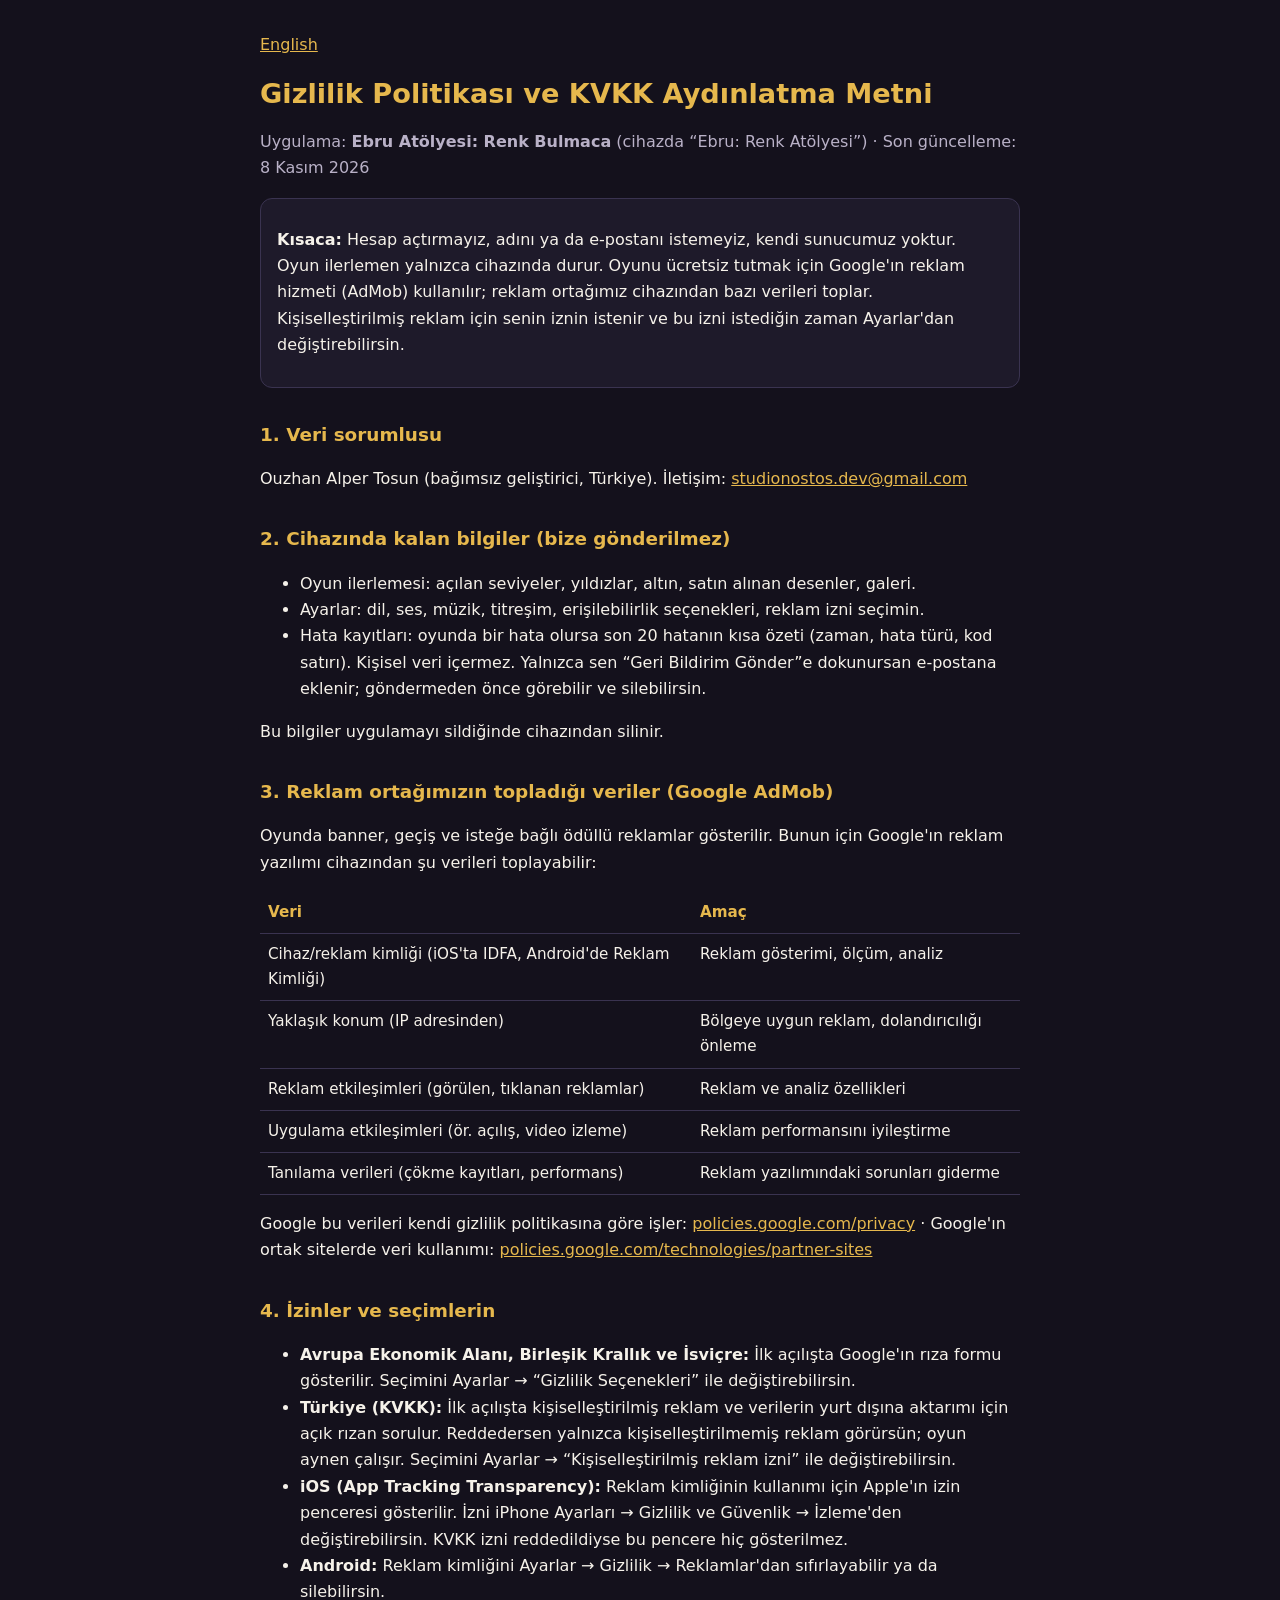
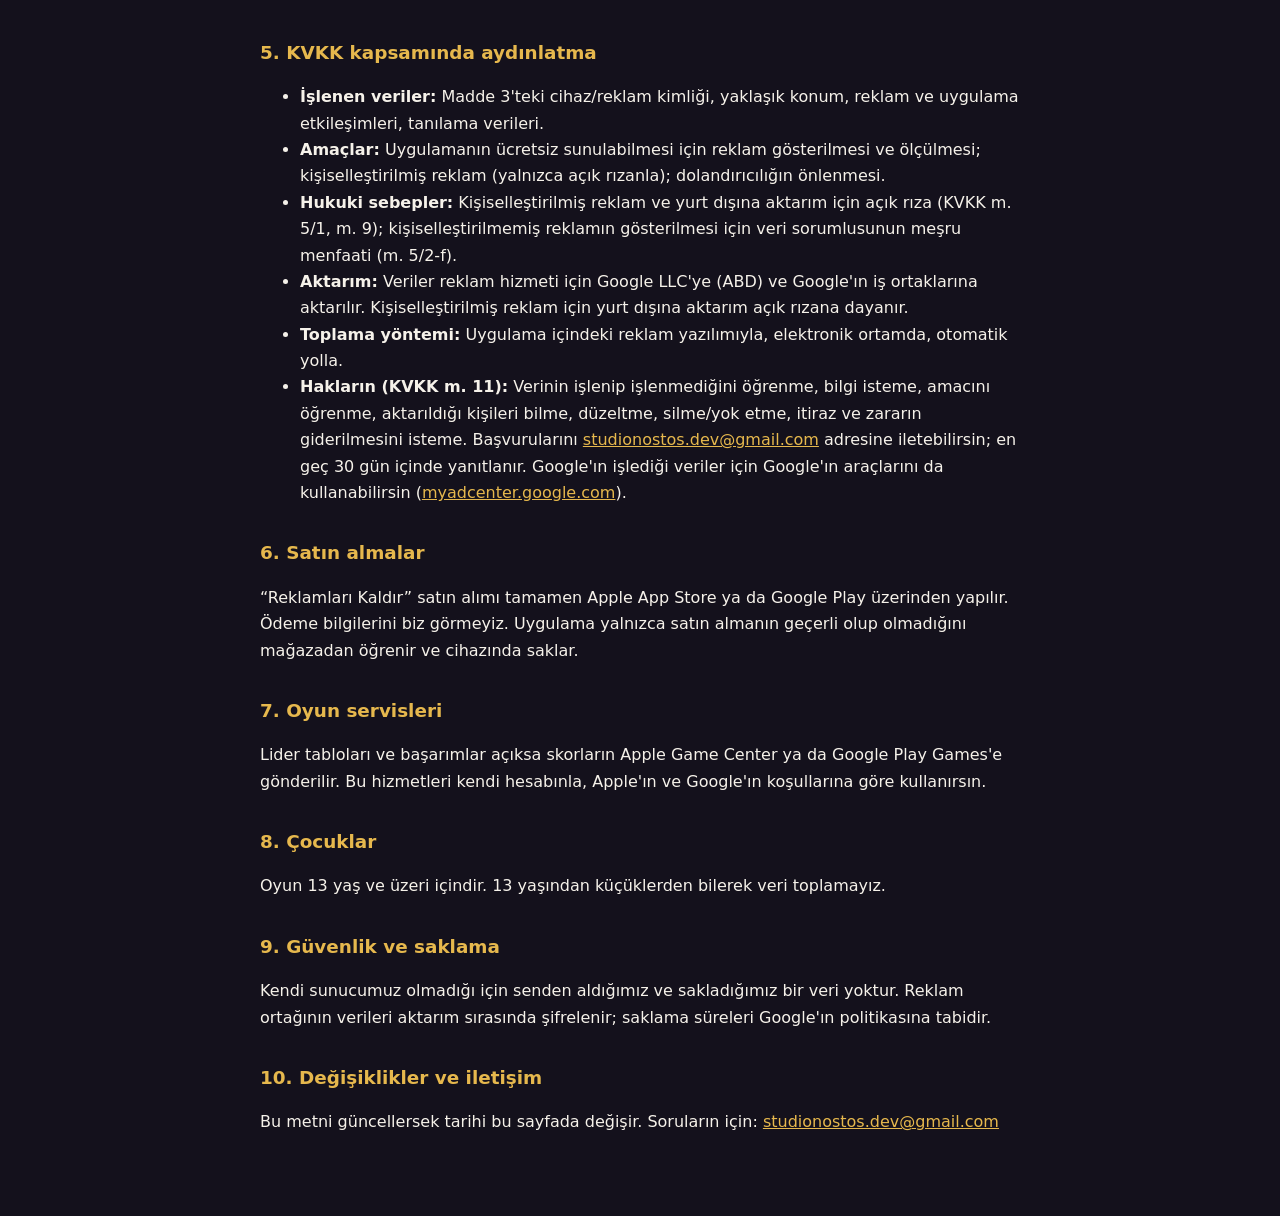
<file: ebru/privacy-tr.html>
<!doctype html>
<html lang="tr">
<head>
<meta charset="utf-8">
<meta name="viewport" content="width=device-width, initial-scale=1">
<title>Gizlilik Politikası ve KVKK Aydınlatma Metni · Ebru Atölyesi</title>
<style>
  :root { --bg:#14111c; --card:#1e1a2a; --ink:#f6f2ea; --muted:#b9b1c7; --gold:#e6b84d; }
  body { margin:0; background:var(--bg); color:var(--ink); font:16px/1.65 system-ui,-apple-system,"Segoe UI",Roboto,sans-serif; }
  main { max-width:760px; margin:0 auto; padding:32px 16px 64px; }
  h1 { color:var(--gold); font-size:1.7rem; line-height:1.25; }
  h2 { color:var(--gold); font-size:1.15rem; margin-top:2rem; }
  p, li { color:var(--ink); } small, .muted { color:var(--muted); }
  a { color:var(--gold); }
  table { width:100%; border-collapse:collapse; margin:1rem 0; font-size:.95rem; }
  th, td { text-align:left; vertical-align:top; padding:8px; border-bottom:1px solid #3a3350; }
  th { color:var(--gold); font-weight:600; }
  .card { background:var(--card); border:1px solid #3a3350; border-radius:12px; padding:12px 16px; }
  nav { margin-bottom:1rem; }
</style>
</head>
<body>
<main>
<nav><a href="privacy-en.html">English</a></nav>
<h1>Gizlilik Politikası ve KVKK Aydınlatma Metni</h1>
<p class="muted">Uygulama: <strong>Ebru Atölyesi: Renk Bulmaca</strong> (cihazda “Ebru: Renk Atölyesi”) · Son güncelleme: 8 Kasım 2026</p>

<div class="card">
<p><strong>Kısaca:</strong> Hesap açtırmayız, adını ya da e-postanı istemeyiz, kendi sunucumuz yoktur. Oyun ilerlemen yalnızca cihazında durur. Oyunu ücretsiz tutmak için Google'ın reklam hizmeti (AdMob) kullanılır; reklam ortağımız cihazından bazı verileri toplar. Kişiselleştirilmiş reklam için senin iznin istenir ve bu izni istediğin zaman Ayarlar'dan değiştirebilirsin.</p>
</div>

<h2>1. Veri sorumlusu</h2>
<p>Ouzhan Alper Tosun (bağımsız geliştirici, Türkiye). İletişim: <a href="mailto:studionostos.dev@gmail.com">studionostos.dev@gmail.com</a></p>

<h2>2. Cihazında kalan bilgiler (bize gönderilmez)</h2>
<ul>
  <li>Oyun ilerlemesi: açılan seviyeler, yıldızlar, altın, satın alınan desenler, galeri.</li>
  <li>Ayarlar: dil, ses, müzik, titreşim, erişilebilirlik seçenekleri, reklam izni seçimin.</li>
  <li>Hata kayıtları: oyunda bir hata olursa son 20 hatanın kısa özeti (zaman, hata türü, kod satırı). Kişisel veri içermez. Yalnızca sen “Geri Bildirim Gönder”e dokunursan e-postana eklenir; göndermeden önce görebilir ve silebilirsin.</li>
</ul>
<p>Bu bilgiler uygulamayı sildiğinde cihazından silinir.</p>

<h2>3. Reklam ortağımızın topladığı veriler (Google AdMob)</h2>
<p>Oyunda banner, geçiş ve isteğe bağlı ödüllü reklamlar gösterilir. Bunun için Google'ın reklam yazılımı cihazından şu verileri toplayabilir:</p>
<table>
  <tr><th>Veri</th><th>Amaç</th></tr>
  <tr><td>Cihaz/reklam kimliği (iOS'ta IDFA, Android'de Reklam Kimliği)</td><td>Reklam gösterimi, ölçüm, analiz</td></tr>
  <tr><td>Yaklaşık konum (IP adresinden)</td><td>Bölgeye uygun reklam, dolandırıcılığı önleme</td></tr>
  <tr><td>Reklam etkileşimleri (görülen, tıklanan reklamlar)</td><td>Reklam ve analiz özellikleri</td></tr>
  <tr><td>Uygulama etkileşimleri (ör. açılış, video izleme)</td><td>Reklam performansını iyileştirme</td></tr>
  <tr><td>Tanılama verileri (çökme kayıtları, performans)</td><td>Reklam yazılımındaki sorunları giderme</td></tr>
</table>
<p>Google bu verileri kendi gizlilik politikasına göre işler: <a href="https://policies.google.com/privacy?hl=tr">policies.google.com/privacy</a> · Google'ın ortak sitelerde veri kullanımı: <a href="https://policies.google.com/technologies/partner-sites?hl=tr">policies.google.com/technologies/partner-sites</a></p>

<h2>4. İzinler ve seçimlerin</h2>
<ul>
  <li><strong>Avrupa Ekonomik Alanı, Birleşik Krallık ve İsviçre:</strong> İlk açılışta Google'ın rıza formu gösterilir. Seçimini Ayarlar → “Gizlilik Seçenekleri” ile değiştirebilirsin.</li>
  <li><strong>Türkiye (KVKK):</strong> İlk açılışta kişiselleştirilmiş reklam ve verilerin yurt dışına aktarımı için açık rızan sorulur. Reddedersen yalnızca kişiselleştirilmemiş reklam görürsün; oyun aynen çalışır. Seçimini Ayarlar → “Kişiselleştirilmiş reklam izni” ile değiştirebilirsin.</li>
  <li><strong>iOS (App Tracking Transparency):</strong> Reklam kimliğinin kullanımı için Apple'ın izin penceresi gösterilir. İzni iPhone Ayarları → Gizlilik ve Güvenlik → İzleme'den değiştirebilirsin. KVKK izni reddedildiyse bu pencere hiç gösterilmez.</li>
  <li><strong>Android:</strong> Reklam kimliğini Ayarlar → Gizlilik → Reklamlar'dan sıfırlayabilir ya da silebilirsin.</li>
</ul>

<h2>5. KVKK kapsamında aydınlatma</h2>
<ul>
  <li><strong>İşlenen veriler:</strong> Madde 3'teki cihaz/reklam kimliği, yaklaşık konum, reklam ve uygulama etkileşimleri, tanılama verileri.</li>
  <li><strong>Amaçlar:</strong> Uygulamanın ücretsiz sunulabilmesi için reklam gösterilmesi ve ölçülmesi; kişiselleştirilmiş reklam (yalnızca açık rızanla); dolandırıcılığın önlenmesi.</li>
  <li><strong>Hukuki sebepler:</strong> Kişiselleştirilmiş reklam ve yurt dışına aktarım için açık rıza (KVKK m. 5/1, m. 9); kişiselleştirilmemiş reklamın gösterilmesi için veri sorumlusunun meşru menfaati (m. 5/2-f).</li>
  <li><strong>Aktarım:</strong> Veriler reklam hizmeti için Google LLC'ye (ABD) ve Google'ın iş ortaklarına aktarılır. Kişiselleştirilmiş reklam için yurt dışına aktarım açık rızana dayanır.</li>
  <li><strong>Toplama yöntemi:</strong> Uygulama içindeki reklam yazılımıyla, elektronik ortamda, otomatik yolla.</li>
  <li><strong>Hakların (KVKK m. 11):</strong> Verinin işlenip işlenmediğini öğrenme, bilgi isteme, amacını öğrenme, aktarıldığı kişileri bilme, düzeltme, silme/yok etme, itiraz ve zararın giderilmesini isteme. Başvurularını <a href="mailto:studionostos.dev@gmail.com">studionostos.dev@gmail.com</a> adresine iletebilirsin; en geç 30 gün içinde yanıtlanır. Google'ın işlediği veriler için Google'ın araçlarını da kullanabilirsin (<a href="https://myadcenter.google.com/">myadcenter.google.com</a>).</li>
</ul>

<h2>6. Satın almalar</h2>
<p>“Reklamları Kaldır” satın alımı tamamen Apple App Store ya da Google Play üzerinden yapılır. Ödeme bilgilerini biz görmeyiz. Uygulama yalnızca satın almanın geçerli olup olmadığını mağazadan öğrenir ve cihazında saklar.</p>

<h2>7. Oyun servisleri</h2>
<p>Lider tabloları ve başarımlar açıksa skorların Apple Game Center ya da Google Play Games'e gönderilir. Bu hizmetleri kendi hesabınla, Apple'ın ve Google'ın koşullarına göre kullanırsın.</p>

<h2>8. Çocuklar</h2>
<p>Oyun 13 yaş ve üzeri içindir. 13 yaşından küçüklerden bilerek veri toplamayız.</p>

<h2>9. Güvenlik ve saklama</h2>
<p>Kendi sunucumuz olmadığı için senden aldığımız ve sakladığımız bir veri yoktur. Reklam ortağının verileri aktarım sırasında şifrelenir; saklama süreleri Google'ın politikasına tabidir.</p>

<h2>10. Değişiklikler ve iletişim</h2>
<p>Bu metni güncellersek tarihi bu sayfada değişir. Soruların için: <a href="mailto:studionostos.dev@gmail.com">studionostos.dev@gmail.com</a></p>
</main>
</body>
</html>
</file>
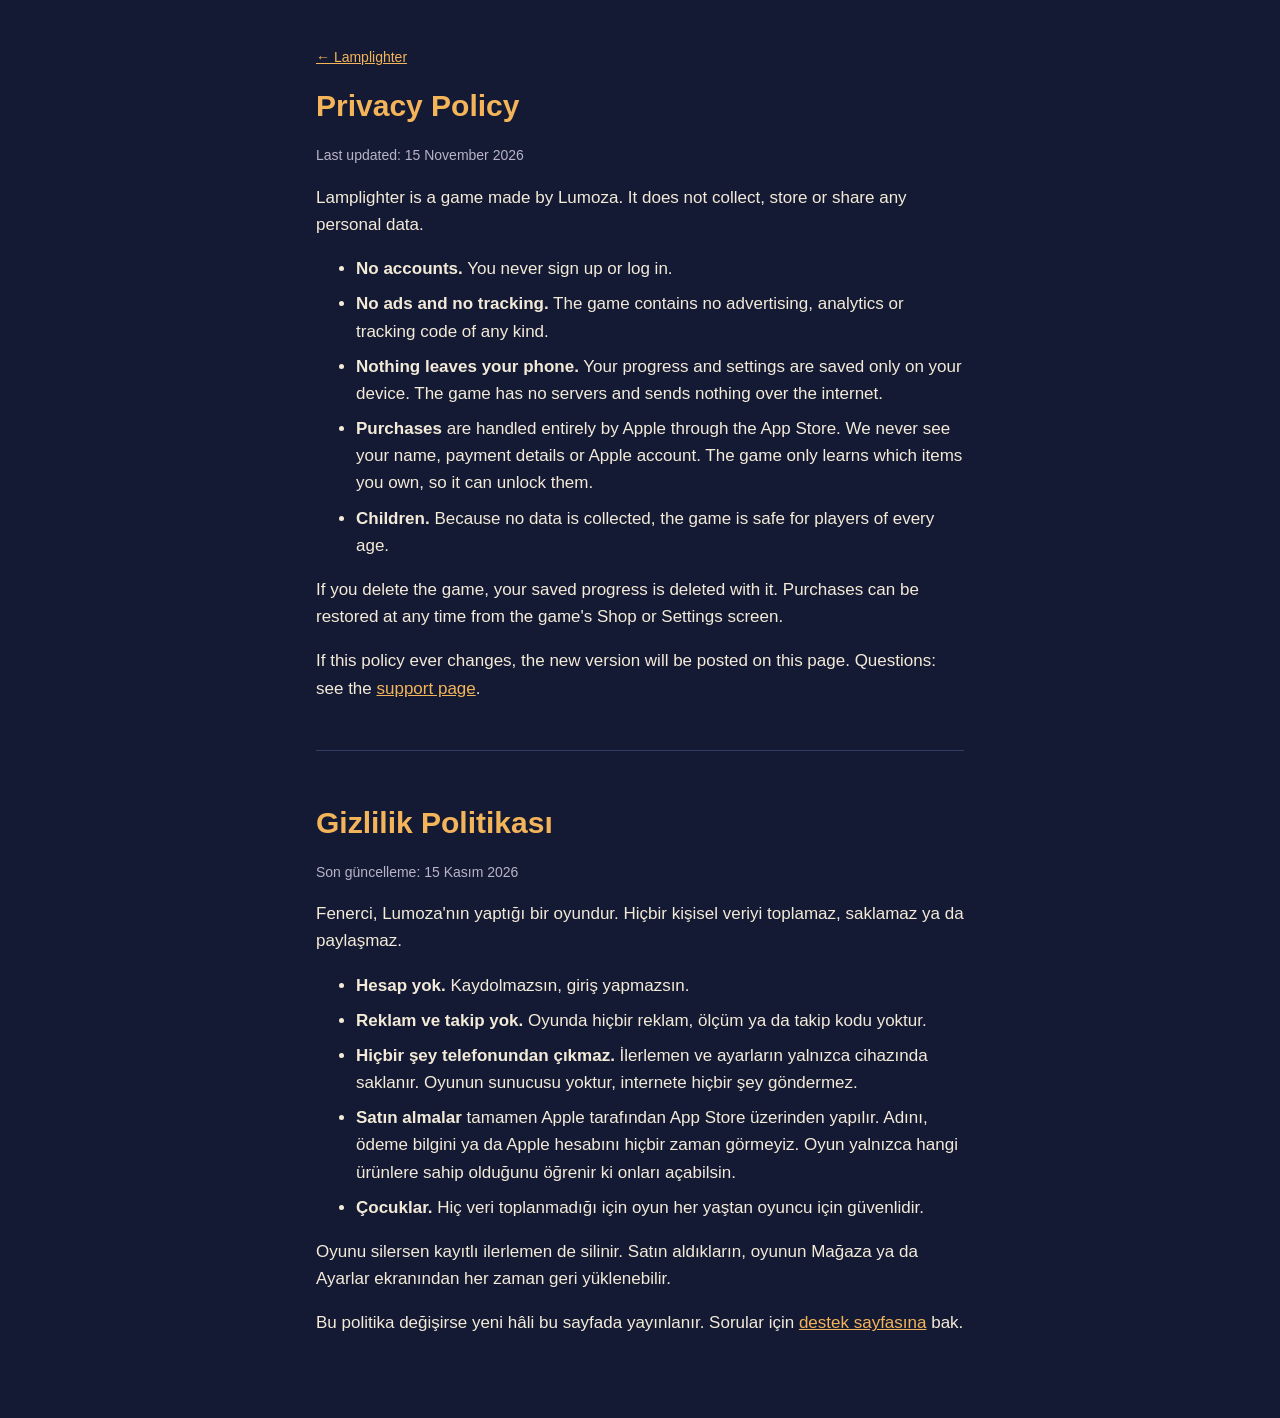
<file: lamplighter/privacy.html>
<!doctype html>
<html lang="en">
<head>
<meta charset="utf-8">
<meta name="viewport" content="width=device-width, initial-scale=1">
<title>Lamplighter · Privacy Policy</title>
<link rel="stylesheet" href="style.css">
</head>
<body>
<main>
<p class="back"><a href="index.html">← Lamplighter</a></p>
<h1>Privacy Policy</h1>
<p class="date">Last updated: 15 November 2026</p>

<p>Lamplighter is a game made by Lumoza. It does not collect, store or share any personal data.</p>
<ul>
<li><strong>No accounts.</strong> You never sign up or log in.</li>
<li><strong>No ads and no tracking.</strong> The game contains no advertising, analytics or tracking code of any kind.</li>
<li><strong>Nothing leaves your phone.</strong> Your progress and settings are saved only on your device. The game has no servers and sends nothing over the internet.</li>
<li><strong>Purchases</strong> are handled entirely by Apple through the App Store. We never see your name, payment details or Apple account. The game only learns which items you own, so it can unlock them.</li>
<li><strong>Children.</strong> Because no data is collected, the game is safe for players of every age.</li>
</ul>
<p>If you delete the game, your saved progress is deleted with it. Purchases can be restored at any time from the game's Shop or Settings screen.</p>
<p>If this policy ever changes, the new version will be posted on this page. Questions: see the <a href="support.html">support page</a>.</p>

<hr>

<h1 lang="tr">Gizlilik Politikası</h1>
<p class="date">Son güncelleme: 15 Kasım 2026</p>
<div lang="tr">
<p>Fenerci, Lumoza'nın yaptığı bir oyundur. Hiçbir kişisel veriyi toplamaz, saklamaz ya da paylaşmaz.</p>
<ul>
<li><strong>Hesap yok.</strong> Kaydolmazsın, giriş yapmazsın.</li>
<li><strong>Reklam ve takip yok.</strong> Oyunda hiçbir reklam, ölçüm ya da takip kodu yoktur.</li>
<li><strong>Hiçbir şey telefonundan çıkmaz.</strong> İlerlemen ve ayarların yalnızca cihazında saklanır. Oyunun sunucusu yoktur, internete hiçbir şey göndermez.</li>
<li><strong>Satın almalar</strong> tamamen Apple tarafından App Store üzerinden yapılır. Adını, ödeme bilgini ya da Apple hesabını hiçbir zaman görmeyiz. Oyun yalnızca hangi ürünlere sahip olduğunu öğrenir ki onları açabilsin.</li>
<li><strong>Çocuklar.</strong> Hiç veri toplanmadığı için oyun her yaştan oyuncu için güvenlidir.</li>
</ul>
<p>Oyunu silersen kayıtlı ilerlemen de silinir. Satın aldıkların, oyunun Mağaza ya da Ayarlar ekranından her zaman geri yüklenebilir.</p>
<p>Bu politika değişirse yeni hâli bu sayfada yayınlanır. Sorular için <a href="support.html">destek sayfasına</a> bak.</p>
</div>
</main>
</body>
</html>
</file>
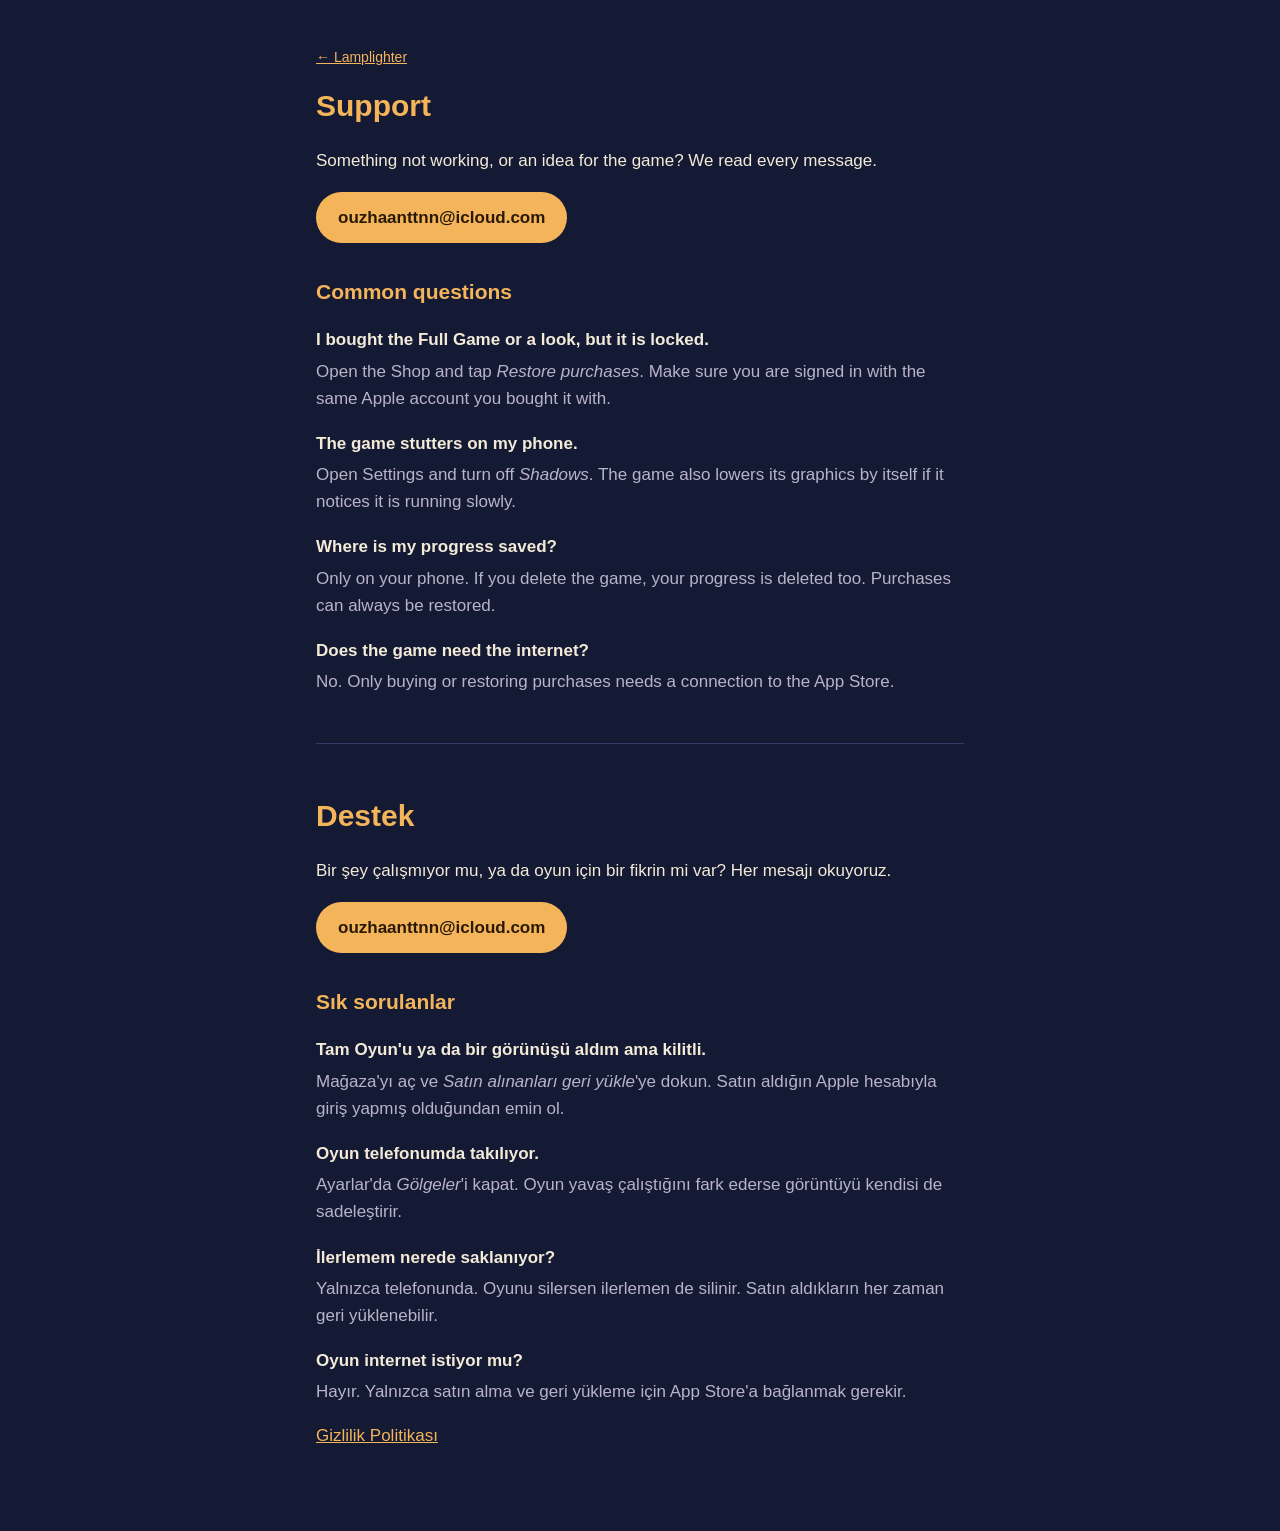
<file: lamplighter/support.html>
<!doctype html>
<html lang="en">
<head>
<meta charset="utf-8">
<meta name="viewport" content="width=device-width, initial-scale=1">
<title>Lamplighter · Support</title>
<link rel="stylesheet" href="style.css">
</head>
<body>
<main>
<p class="back"><a href="index.html">← Lamplighter</a></p>
<h1>Support</h1>
<p>Something not working, or an idea for the game? We read every message.</p>
<p class="contact"><a href="mailto:ouzhaanttnn@icloud.com">ouzhaanttnn@icloud.com</a></p>

<h2>Common questions</h2>
<dl>
<dt>I bought the Full Game or a look, but it is locked.</dt>
<dd>Open the Shop and tap <em>Restore purchases</em>. Make sure you are signed in with the same Apple account you bought it with.</dd>
<dt>The game stutters on my phone.</dt>
<dd>Open Settings and turn off <em>Shadows</em>. The game also lowers its graphics by itself if it notices it is running slowly.</dd>
<dt>Where is my progress saved?</dt>
<dd>Only on your phone. If you delete the game, your progress is deleted too. Purchases can always be restored.</dd>
<dt>Does the game need the internet?</dt>
<dd>No. Only buying or restoring purchases needs a connection to the App Store.</dd>
</dl>

<hr>

<div lang="tr">
<h1>Destek</h1>
<p>Bir şey çalışmıyor mu, ya da oyun için bir fikrin mi var? Her mesajı okuyoruz.</p>
<p class="contact"><a href="mailto:ouzhaanttnn@icloud.com">ouzhaanttnn@icloud.com</a></p>

<h2>Sık sorulanlar</h2>
<dl>
<dt>Tam Oyun'u ya da bir görünüşü aldım ama kilitli.</dt>
<dd>Mağaza'yı aç ve <em>Satın alınanları geri yükle</em>'ye dokun. Satın aldığın Apple hesabıyla giriş yapmış olduğundan emin ol.</dd>
<dt>Oyun telefonumda takılıyor.</dt>
<dd>Ayarlar'da <em>Gölgeler</em>'i kapat. Oyun yavaş çalıştığını fark ederse görüntüyü kendisi de sadeleştirir.</dd>
<dt>İlerlemem nerede saklanıyor?</dt>
<dd>Yalnızca telefonunda. Oyunu silersen ilerlemen de silinir. Satın aldıkların her zaman geri yüklenebilir.</dd>
<dt>Oyun internet istiyor mu?</dt>
<dd>Hayır. Yalnızca satın alma ve geri yükleme için App Store'a bağlanmak gerekir.</dd>
</dl>
<p><a href="privacy.html">Gizlilik Politikası</a></p>
</div>
</main>
</body>
</html>
</file>
<file: lamplighter/style.css>
:root {
	--bg: #141a33;
	--panel: #1e2648;
	--text: #f3ead8;
	--soft: #b9b3c9;
	--amber: #f4b45a;
}
* { box-sizing: border-box; }
body {
	margin: 0;
	background: var(--bg);
	color: var(--text);
	font: 17px/1.6 -apple-system, BlinkMacSystemFont, "Segoe UI", Roboto, sans-serif;
}
main { max-width: 680px; margin: 0 auto; padding: 32px 16px 64px; }
h1 { color: var(--amber); font-size: 30px; margin: 8px 0 4px; }
h2 { color: var(--amber); font-size: 21px; margin-top: 32px; }
a { color: var(--amber); }
.date, .small, .back { color: var(--soft); font-size: 14px; }
hr { border: 0; border-top: 1px solid #333c66; margin: 48px 0; }
li { margin-bottom: 8px; }
dt { font-weight: 600; margin-top: 18px; }
dd { margin: 4px 0 0; color: var(--soft); }
.contact a {
	display: inline-block; background: var(--amber); color: #2a1a05; text-decoration: none;
	font-weight: 700; padding: 12px 22px; border-radius: 999px;
}
.home { text-align: center; }
.home .icon { border-radius: 36px; margin-top: 24px; }
.tag { color: var(--soft); margin-top: 0; }
.tr { color: var(--soft); }
nav { display: flex; gap: 12px; justify-content: center; flex-wrap: wrap; margin: 28px 0; }
nav a { background: var(--panel); padding: 10px 18px; border-radius: 999px; text-decoration: none; }
</file>
